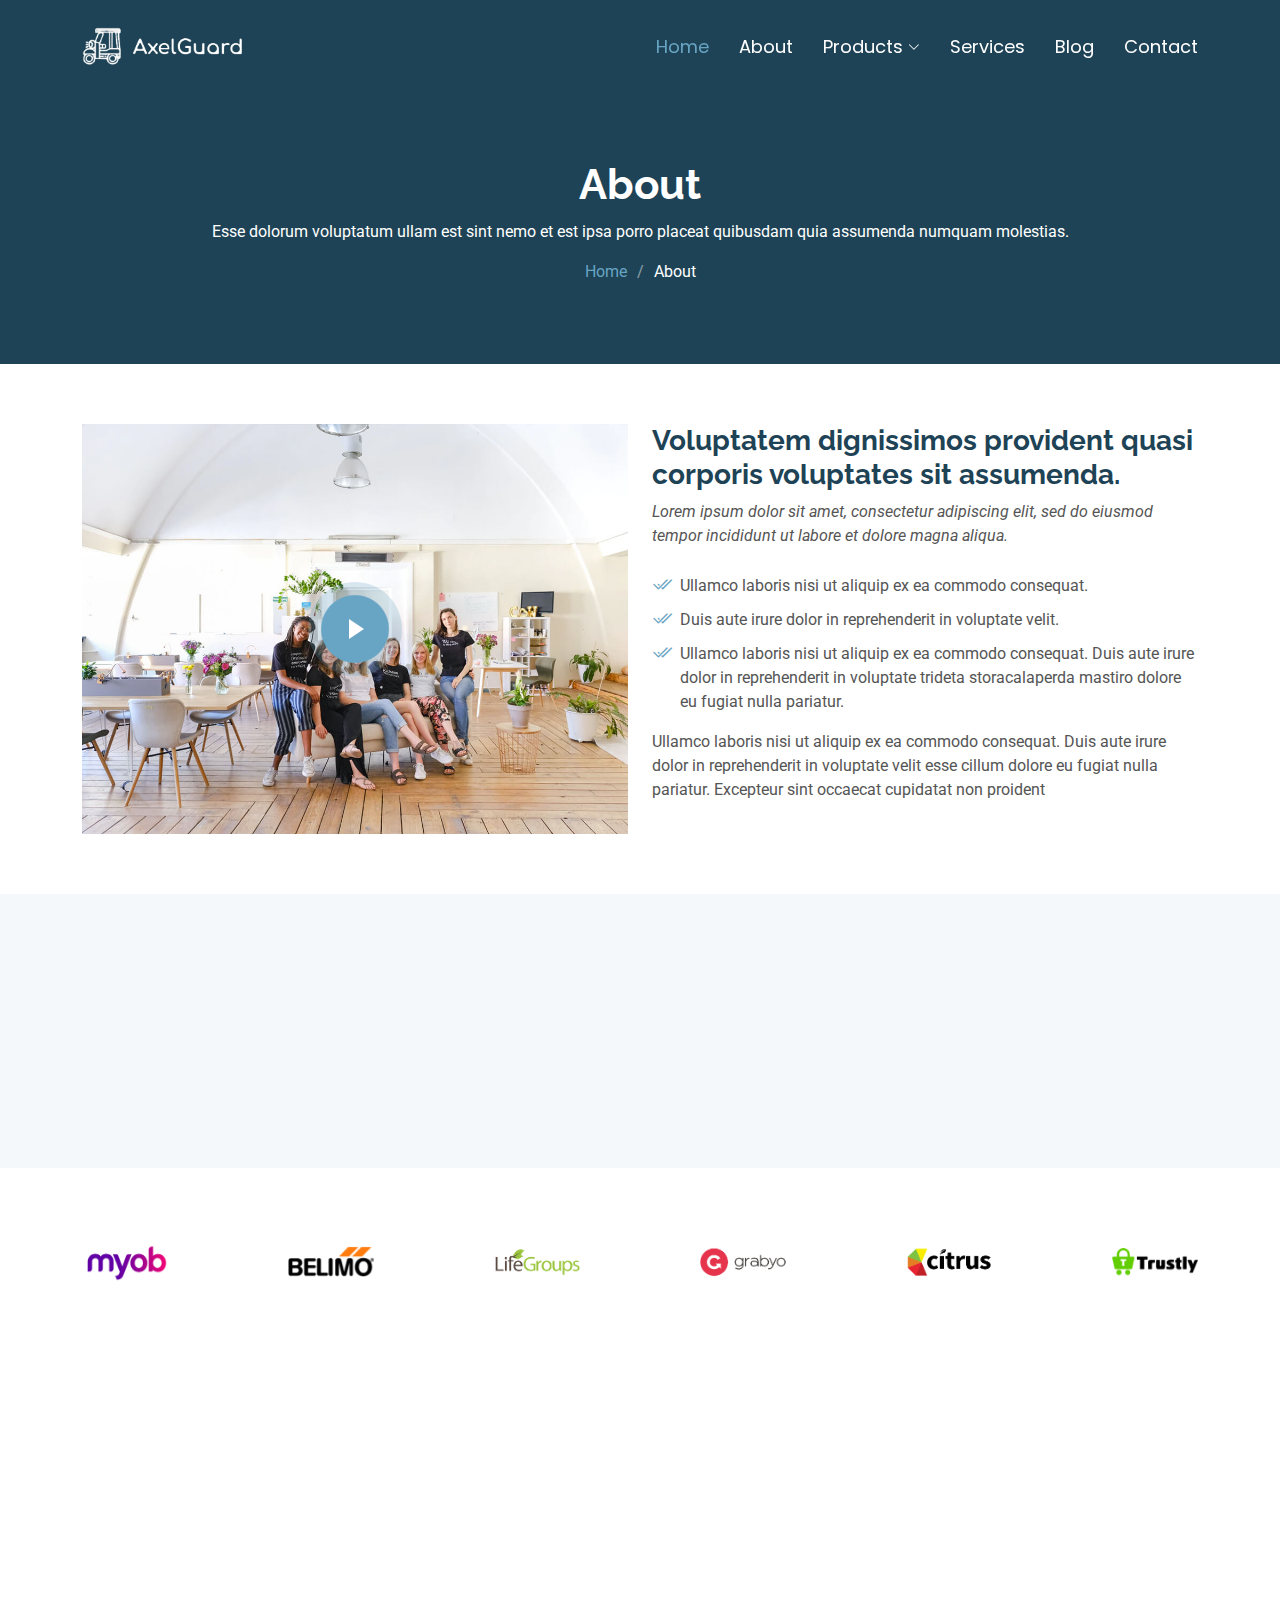
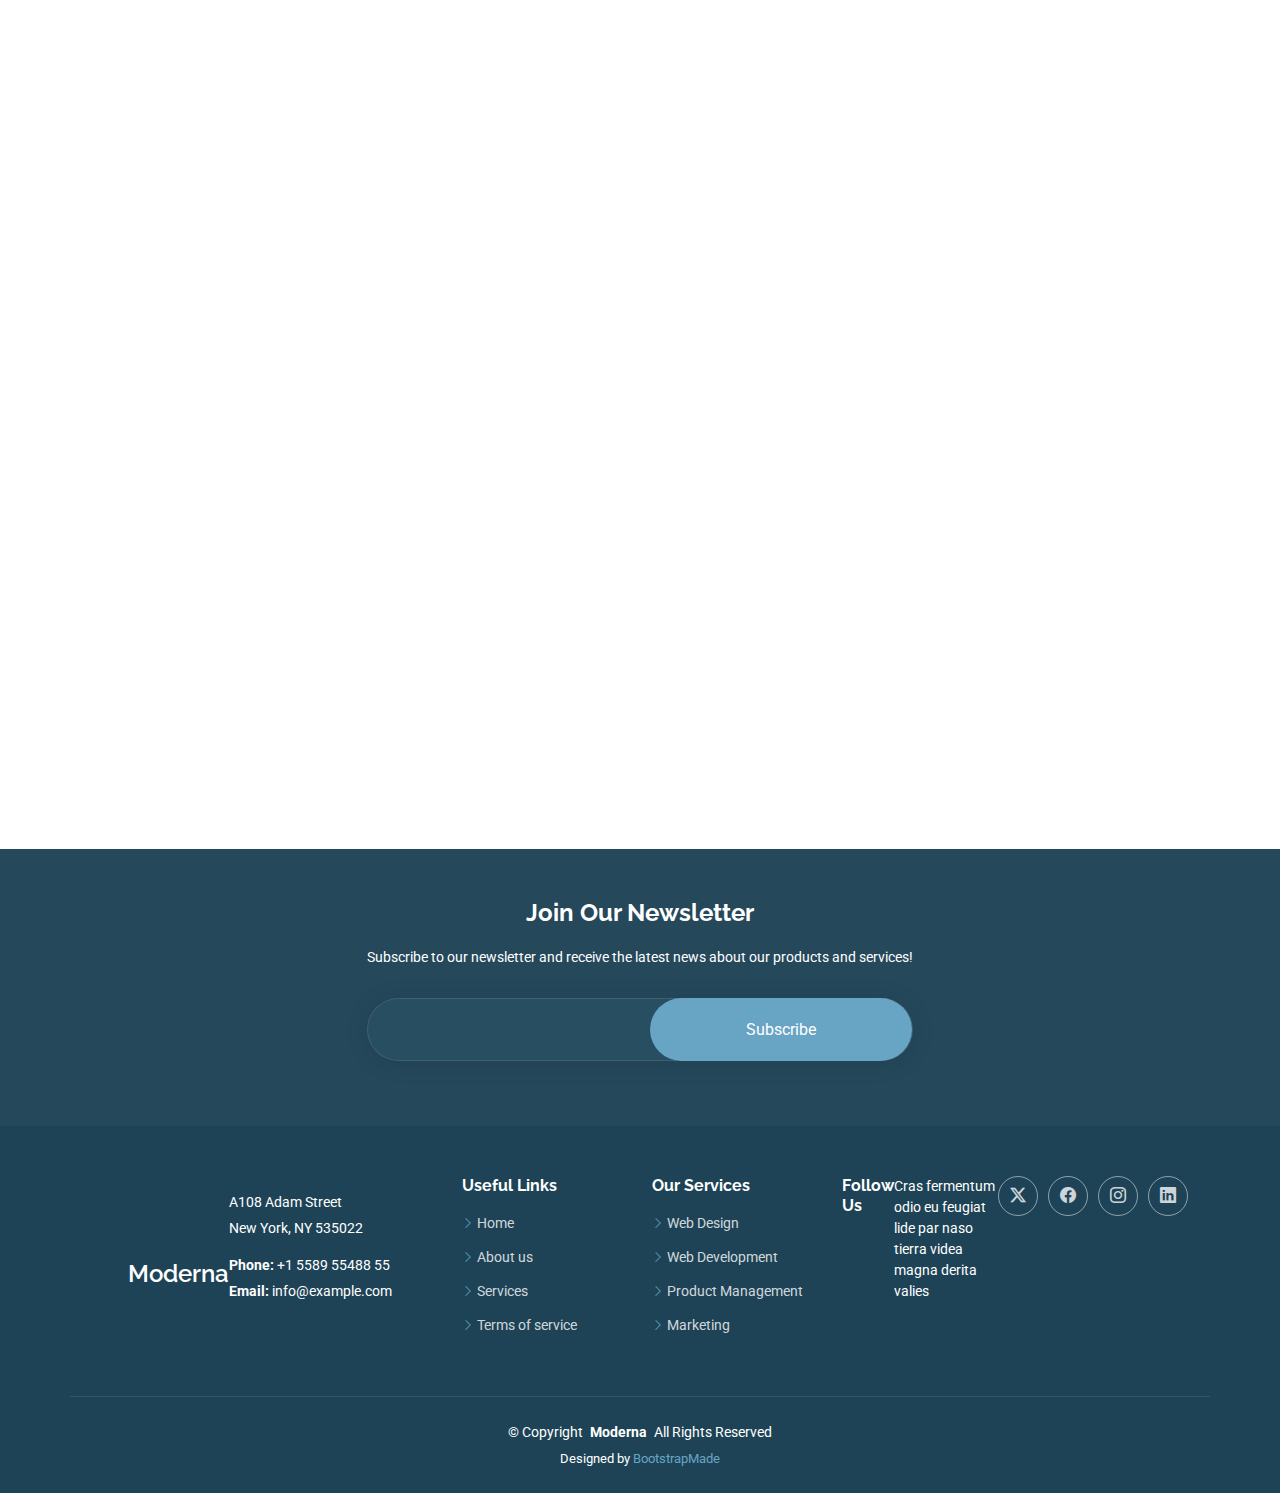
<file: about.html>
<!DOCTYPE html>
<html lang="en">

<head>
  <meta charset="utf-8">
  <meta content="width=device-width, initial-scale=1.0" name="viewport">
  <title>AxelGuard</title>
  <meta name="description" content="">
  <meta name="keywords" content="">

  <!-- Favicons -->
  <link href="assets/img/favicon.png" rel="icon">
  <link href="assets/img/apple-touch-icon.png" rel="apple-touch-icon">

  <!-- Fonts -->
  <link href="https://fonts.googleapis.com" rel="preconnect">
  <link href="https://fonts.gstatic.com" rel="preconnect" crossorigin>
  <link href="https://fonts.googleapis.com/css2?family=Roboto:ital,wght@0,100;0,300;0,400;0,500;0,700;0,900;1,100;1,300;1,400;1,500;1,700;1,900&family=Poppins:ital,wght@0,100;0,200;0,300;0,400;0,500;0,600;0,700;0,800;0,900;1,100;1,200;1,300;1,400;1,500;1,600;1,700;1,800;1,900&family=Raleway:ital,wght@0,100;0,200;0,300;0,400;0,500;0,600;0,700;0,800;0,900;1,100;1,200;1,300;1,400;1,500;1,600;1,700;1,800;1,900&display=swap" rel="stylesheet">

  <!-- Vendor CSS Files -->
  <link href="assets/vendor/bootstrap/css/bootstrap.min.css" rel="stylesheet">
  <link href="assets/vendor/bootstrap-icons/bootstrap-icons.css" rel="stylesheet">
  <link href="assets/vendor/aos/aos.css" rel="stylesheet">
  <link href="assets/vendor/glightbox/css/glightbox.min.css" rel="stylesheet">
  <link href="assets/vendor/swiper/swiper-bundle.min.css" rel="stylesheet">

  <!-- Main CSS File -->
  <link href="assets/css/main.css" rel="stylesheet">

  <!-- =======================================================
  * Template Name: Moderna
  * Template URL: https://bootstrapmade.com/free-bootstrap-template-corporate-moderna/
  * Updated: Aug 07 2024 with Bootstrap v5.3.3
  * Author: BootstrapMade.com
  * License: https://bootstrapmade.com/license/
  ======================================================== -->
</head>

<body class="about-page">

  <header id="header" class="header d-flex align-items-center fixed-top">
    <div class="container-fluid container-xl position-relative d-flex align-items-center justify-content-between">

      <a href="index.html" class="logo d-flex align-items-center">
        <!-- Uncomment the line below if you also wish to use an image logo -->
        <!-- <img src="assets/img/logo.png" alt=""> -->
        <img src="./assets/img/logo/logo.png" alt="" srcset="">
      </a>

      <nav id="navmenu" class="navmenu">
        <ul>
          <li><a href="index.html" class="active">Home</a></li>
          <li><a href="about.html">About</a></li>
          <li class="dropdown"><a href="product.html"><span>Products</span> <i class="bi bi-chevron-down toggle-dropdown"></i></a>
            <ul>
              <li class="dropdown"><a href="#"><span>Entry Level MDVR</span> <i class="bi bi-chevron-down toggle-dropdown"></i></a>
                <ul>
                   <li><a href="#">AxelGuard 8CH SD+HDD Vehicle Mobile DVR</a></li>
                   <li><a href="#">AxelGuard 4CH 1080 SD Monitor MDVR</a></li>
                   <li><a href="#">AxelGuard 2CH 1080 SD Monitor MDVR</a></li>
                   <li><a href="#">AxelGuard Bus Dashboard Camera with Screen and Parking Sensor</a></li>
                   <li><a href="#">AxelGuard MDVR 4g GPS 4CH 1080p</a></li>
                   <li><a href="#">AxelGuard 4CH SD card 1080p mobile vehicle DVR system</a></li>
                   <li><a href="#">AxelGuard 7inch HDMA Monitor for Vehicle</a></li>
                   <li><a href="#">AxelGuard Mobile Dvr with 4g and Gps 1080p</a></li>
                   <li><a href="#">AxelGuard 4CH 1080p H265 HDD Mobile vehicle DVR system</a></li>
                   <li><a href="#">AxelGuard 4CH HDD Mobile vehicle DVR system</a></li>
                   <li><a href="#">AxelGuard 4CH MDVR SD 1080p</a></li>
                   <li><a href="#">AxelGuard 7inch VGA Monitor for Vehicle</a></li>
                   <li><a href="#">AxelGuard 7inch AV Monitor car/vehicle</a></li>
                </ul>
              </li>
              <li class="dropdown"><a href="#"><span>ENHANCED VERSION MDVR</span> <i class="bi bi-chevron-down toggle-dropdown"></i></a>
                <ul>
                   <li><a href="#">AxelGuard 4G 5CH 1080p HDD/SSD (4CH + 1CH ipc) MDVR MR9704E</a></li>
                   <li><a href="#">AxelGuard 4G 10CH 1080p HDD/SSD (8CH + 2CH ipc) MDVR MR9708E</a></li>
                   <li><a href="#">AxelGuard 4G/5G (5G optional) 16CH 1080p HDD/SSD (15CH + 1CH ipc) MDVR MR9716E</a></li>
                   <li><a href="#">AxelGuard 4G 5CH 1080p SD(4CH + 1CH ipc) MDVR MR9504E/ED</a></li>
                </ul>
              </li>
              <li class="dropdown"><a href="#"><span>AI Version MDVR</span> <i class="bi bi-chevron-down toggle-dropdown"></i></a>
                <ul>
                  <li><a href="#">AxelGuard 4ch Vehicle Safety Mobile Dvr Set</a></li>
                  <li><a href="#">AxelGuard DFMS + ADAS + AI MDVR</a></li>
                  <li><a href="#">AxelGuard 4CH HD+ SD Commercial Vehicle AI MDVR System</a></li>
                  <li><a href="#">AxelGuard 4g, 4CH SD AI MDVR (MR9504ED)</a></li>
                  <li><a href="#">AxelGuard 4CH HDD Commercial Vehicle AI MDVR Vehicle System</a></li>
                  <li><a href="#">AxelGuard 8CH HDD AI MDVR (MA9708E)</a></li>
                  <li><a href="#">AxelGuard 4G 5CH 1080р SD (4ch + 1ch ipc) AI MDVR MA9504E/ED</a></li>
                  <li><a href="#">AxelGuard 4G 5CH 1080p HDD/SSD (4ch + 1ch ipc) AI MDVR MA9704E</a></li>
                  <li><a href="#">AxelGuard 4G 10CH 1080p HDD/SSD (8ch + 2ch ipc) Al MDVR MA9708E</a></li>
                  <li><a href="#">AxelGuard 4G/5G (5GOptional) 16CH 1080p HDD/SSD (15ch + 1ch ipc) AI MDVR MA9716E</a></li>
                  <li><a href="#">AxelGuard Alcohol Detection With AI MDVR ADAS + DSM</a></li>
                  <li><a href="#">AxelGuard Ignition Interlock Alcohol Tester With AI MDVR ADAS + DFMS</a></li>
                </ul>
              </li>
              <li class="dropdown"><a href="#"><span>DashCams</span> <i class="bi bi-chevron-down toggle-dropdown"></i></a>
                <ul>
                  <li><a href="#">AxelGuard Black Car Dash Cam/Dvr</a></li>
                  <li><a href="#">AxelGuard 4 Inch 3 Camera Touch Screen Dashcam</a></li>
                  <li><a href="#">AxelGuard 10 Inch 4g GPS DashCam 2 Channel</a></li>
                  <li><a href="#">AxelGuard 10inch Full Touch Dashboard Camera</a></li>
                  <li><a href="#">AxelGuard WiFi, hidden Camera DashCam Vehicle Camera System</a></li>
                  <li><a href="#">AxelGuard 2K DashCam 12 Inch Full Touch Vehicle Camera System</a></li>
                  <li><a href="#">AxelGuard S2 S6 Dash CAmera Mobile Vehicle System</a></li>
                  <li><a href="#">AxelGuard 10 Inch Android Dual Lens Car DashCam Mirror Camera 4G Vehicle Camera Systemwifi, GPS</a></li>
                  <li><a href="#">AxelGuard 4K DAshCam 12 Inch Full Touch Vehicle Camera System</a></li>
                  <li><a href="#">AxelGuard 4ch 720p AI DashCam MT95C</a></li>
                  <li><a href="#">AxelGuard 10 Inch SD card HD DAshCam Touch Screen</a></li>
                  <li><a href="#">AxelGuard 2 Channel 4 Inch 1080 DashCam</a></li>
                  <li><a href="#">AxelGuard Black Box DashCam</a></li>
                </ul>
              </li>
              <li class="dropdown"><a href="#"><span>Active RFID</span> <i class="bi bi-chevron-down toggle-dropdown"></i></a>
                <ul>
                  <li><a href="#">AxelGuard 2.4ghz Active Rfid Tag For Item Tracking</a></li>
                  <li><a href="#">AxelGuard UHF RFID Animal Ear Tracking Tag</a></li>
                  <li><a href="#">AxelGuard RFID 2.4G Active Assets Management Tag MR3848</a></li>
                  <li><a href="#">AxelGuard 2.4G Current Monitoring RFID Tag</a></li>
                  <li><a href="#">AxelGuard 2.4 GHZ RFID Active Tag Card with Battery</a></li>
                  <li><a href="#">AxelGuard 3G/4G/LTE 2.4G Ultra-Long Range Integrated Reader</a></li>
                  <li><a href="#">AxelGuard 3G/4G/LTE 2.4G-Hz Omni-Directional RFID Reader</a></li>
                  <li><a href="#">AxelGuard 3G/4G/LTE GSM Wireless 2.4Ghz Active RFID Long Distance Reader For Attendance System</a></li>
                  <li><a href="#">AxelGuard 3G/4G/LTE 2.4GHz Omni-Directional RFID Reader For Assets Management</a></li>
                  <li><a href="#">AxelGuard 3G/4G/LTE 2.4G-Hz GSM Positing Based Active Reader</a></li>
                  <li><a href="#">AxelGuard 2.4 GHZ Bus Active Reader with Sim Slot</a></li>
                </ul>
              </li>
              <li class="dropdown"><a href="#"><span>Gps Tracking Device </span> <i class="bi bi-chevron-down toggle-dropdown"></i></a>
                <ul>
                  <li><a href="#">Wireless Portable GPS Tracker</a></li>
                  <li><a href="#">AT4 Wireless GPS</a></li>
                  <li><a href="#">FMB920 Bluetooth Bike GPS Tracking Device</a></li>
                  <li><a href="#">Car GPS Tracking Device With Fastag</a></li>
                  <li><a href="#">Two Wheeler GPS Tracking Device</a></li>
                  <li><a href="#">Car GPS Tracking Device With Engine Lock</a></li>
                  <li><a href="#">Wired Bike GPS Tracker</a></li>
                  <li><a href="#">Auto Rickshaw GPS Tracker</a></li>
                </ul>
              </li>
              <li class="dropdown"><a href="#"><span>MDVR & Dashcam ACCESSORIES</span> <i class="bi bi-chevron-down toggle-dropdown"></i></a>
                <ul>
                  <li><a href="#">AxelGuard MDVR Bullet Camers</a></li>
                   <li><a href="#">AxelGuard 1080p 2MP Vehicle Dome Camera</a></li>
                   <li><a href="#">Dome Audio Camera</a></li>
                   <li><a href="#">Alcohol Breath Tester</a></li>
                   <li><a href="#">Maintenance Tool Kit</a></li>
                   <li><a href="#">2 way communication for MDVR</a></li>
                   <li><a href="#">Vehicle fuel Rod Sensor with GPS Device</a></li>
                   <li><a href="#">Vehicle Fuel Monitoring System</a></li>
                   <li><a href="#">Panic Button Alarm</a></li>
                </ul>
              </li>
            </ul>
          </li>
          <li><a href="services.html">Services</a></li>          
          <li><a href="blog.html">Blog</a></li>
          <li><a href="contact.html">Contact</a></li>
        </ul>
        <i class="mobile-nav-toggle d-xl-none bi bi-list"></i>
      </nav>

    </div>
  </header>

  <main class="main">

    <!-- Page Title -->
    <div class="page-title dark-background">
      <div class="container position-relative">
        <h1>About</h1>
        <p>Esse dolorum voluptatum ullam est sint nemo et est ipsa porro placeat quibusdam quia assumenda numquam molestias.</p>
        <nav class="breadcrumbs">
          <ol>
            <li><a href="index.html">Home</a></li>
            <li class="current">About</li>
          </ol>
        </nav>
      </div>
    </div><!-- End Page Title -->

    <!-- About Section -->
    <section id="about" class="about section">

      <div class="container">

        <div class="row gy-4">
          <div class="col-lg-6 position-relative align-self-start" data-aos="fade-up" data-aos-delay="100">
            <img src="assets/img/about.jpg" class="img-fluid" alt="">
            <a href="https://www.youtube.com/watch?v=Y7f98aduVJ8" class="glightbox pulsating-play-btn"></a>
          </div>
          <div class="col-lg-6 content" data-aos="fade-up" data-aos-delay="200">
            <h3>Voluptatem dignissimos provident quasi corporis voluptates sit assumenda.</h3>
            <p class="fst-italic">
              Lorem ipsum dolor sit amet, consectetur adipiscing elit, sed do eiusmod tempor incididunt ut labore et dolore
              magna aliqua.
            </p>
            <ul>
              <li><i class="bi bi-check2-all"></i> <span>Ullamco laboris nisi ut aliquip ex ea commodo consequat.</span></li>
              <li><i class="bi bi-check2-all"></i> <span>Duis aute irure dolor in reprehenderit in voluptate velit.</span></li>
              <li><i class="bi bi-check2-all"></i> <span>Ullamco laboris nisi ut aliquip ex ea commodo consequat. Duis aute irure dolor in reprehenderit in voluptate trideta storacalaperda mastiro dolore eu fugiat nulla pariatur.</span></li>
            </ul>
            <p>
              Ullamco laboris nisi ut aliquip ex ea commodo consequat. Duis aute irure dolor in reprehenderit in voluptate
              velit esse cillum dolore eu fugiat nulla pariatur. Excepteur sint occaecat cupidatat non proident
            </p>
          </div>
        </div>

      </div>

    </section><!-- /About Section -->

    <!-- Stats Section -->
    <section id="stats" class="stats section light-background">

      <div class="container" data-aos="fade-up" data-aos-delay="100">

        <div class="row gy-4">

          <div class="col-lg-3 col-md-6">
            <div class="stats-item text-center w-100 h-100">
              <span data-purecounter-start="0" data-purecounter-end="232" data-purecounter-duration="1" class="purecounter"></span>
              <p>Clients</p>
            </div>
          </div><!-- End Stats Item -->

          <div class="col-lg-3 col-md-6">
            <div class="stats-item text-center w-100 h-100">
              <span data-purecounter-start="0" data-purecounter-end="521" data-purecounter-duration="1" class="purecounter"></span>
              <p>Projects</p>
            </div>
          </div><!-- End Stats Item -->

          <div class="col-lg-3 col-md-6">
            <div class="stats-item text-center w-100 h-100">
              <span data-purecounter-start="0" data-purecounter-end="1453" data-purecounter-duration="1" class="purecounter"></span>
              <p>Hours Of Support</p>
            </div>
          </div><!-- End Stats Item -->

          <div class="col-lg-3 col-md-6">
            <div class="stats-item text-center w-100 h-100">
              <span data-purecounter-start="0" data-purecounter-end="32" data-purecounter-duration="1" class="purecounter"></span>
              <p>Workers</p>
            </div>
          </div><!-- End Stats Item -->

        </div>

      </div>

    </section><!-- /Stats Section -->

    <!-- Clients Section -->
    <section id="clients" class="clients section">

      <div class="container">

        <div class="swiper init-swiper">
          <script type="application/json" class="swiper-config">
            {
              "loop": true,
              "speed": 600,
              "autoplay": {
                "delay": 5000
              },
              "slidesPerView": "auto",
              "pagination": {
                "el": ".swiper-pagination",
                "type": "bullets",
                "clickable": true
              },
              "breakpoints": {
                "320": {
                  "slidesPerView": 2,
                  "spaceBetween": 40
                },
                "480": {
                  "slidesPerView": 3,
                  "spaceBetween": 60
                },
                "640": {
                  "slidesPerView": 4,
                  "spaceBetween": 80
                },
                "992": {
                  "slidesPerView": 6,
                  "spaceBetween": 120
                }
              }
            }
          </script>
          <div class="swiper-wrapper align-items-center">
            <div class="swiper-slide"><img src="assets/img/clients/client-1.png" class="img-fluid" alt=""></div>
            <div class="swiper-slide"><img src="assets/img/clients/client-2.png" class="img-fluid" alt=""></div>
            <div class="swiper-slide"><img src="assets/img/clients/client-3.png" class="img-fluid" alt=""></div>
            <div class="swiper-slide"><img src="assets/img/clients/client-4.png" class="img-fluid" alt=""></div>
            <div class="swiper-slide"><img src="assets/img/clients/client-5.png" class="img-fluid" alt=""></div>
            <div class="swiper-slide"><img src="assets/img/clients/client-6.png" class="img-fluid" alt=""></div>
            <div class="swiper-slide"><img src="assets/img/clients/client-7.png" class="img-fluid" alt=""></div>
            <div class="swiper-slide"><img src="assets/img/clients/client-8.png" class="img-fluid" alt=""></div>
          </div>
        </div>

      </div>

    </section><!-- /Clients Section -->

    <!-- Skills Section -->
    <section id="skills" class="skills section">

      <!-- Section Title -->
      <div class="container section-title" data-aos="fade-up">
        <h2>Our Skills</h2>
        <p>Necessitatibus eius consequatur ex aliquid fuga eum quidem sint consectetur velit</p>
      </div><!-- End Section Title -->

      <div class="container" data-aos="fade-up" data-aos-delay="100">

        <div class="row skills-content skills-animation">

          <div class="col-lg-6">

            <div class="progress">
              <span class="skill"><span>HTML</span> <i class="val">100%</i></span>
              <div class="progress-bar-wrap">
                <div class="progress-bar" role="progressbar" aria-valuenow="100" aria-valuemin="0" aria-valuemax="100"></div>
              </div>
            </div><!-- End Skills Item -->

            <div class="progress">
              <span class="skill"><span>CSS</span> <i class="val">90%</i></span>
              <div class="progress-bar-wrap">
                <div class="progress-bar" role="progressbar" aria-valuenow="90" aria-valuemin="0" aria-valuemax="100"></div>
              </div>
            </div><!-- End Skills Item -->

            <div class="progress">
              <span class="skill"><span>JavaScript</span> <i class="val">75%</i></span>
              <div class="progress-bar-wrap">
                <div class="progress-bar" role="progressbar" aria-valuenow="75" aria-valuemin="0" aria-valuemax="100"></div>
              </div>
            </div><!-- End Skills Item -->

          </div>

          <div class="col-lg-6">

            <div class="progress">
              <span class="skill"><span>PHP</span> <i class="val">80%</i></span>
              <div class="progress-bar-wrap">
                <div class="progress-bar" role="progressbar" aria-valuenow="80" aria-valuemin="0" aria-valuemax="100"></div>
              </div>
            </div><!-- End Skills Item -->

            <div class="progress">
              <span class="skill"><span>WordPress/CMS</span> <i class="val">90%</i></span>
              <div class="progress-bar-wrap">
                <div class="progress-bar" role="progressbar" aria-valuenow="90" aria-valuemin="0" aria-valuemax="100"></div>
              </div>
            </div><!-- End Skills Item -->

            <div class="progress">
              <span class="skill"><span>Photoshop</span> <i class="val">55%</i></span>
              <div class="progress-bar-wrap">
                <div class="progress-bar" role="progressbar" aria-valuenow="55" aria-valuemin="0" aria-valuemax="100"></div>
              </div>
            </div><!-- End Skills Item -->

          </div>

        </div>

      </div>

    </section><!-- /Skills Section -->

    <!-- Testimonials Section -->
    <section id="testimonials" class="testimonials section">

      <!-- Section Title -->
      <div class="container section-title" data-aos="fade-up">
        <h2>Testimonials</h2>
        <p>Necessitatibus eius consequatur ex aliquid fuga eum quidem sint consectetur velit</p>
      </div><!-- End Section Title -->

      <div class="container" data-aos="fade-up" data-aos-delay="100">

        <div class="swiper init-swiper">
          <script type="application/json" class="swiper-config">
            {
              "loop": true,
              "speed": 600,
              "autoplay": {
                "delay": 5000
              },
              "slidesPerView": "auto",
              "pagination": {
                "el": ".swiper-pagination",
                "type": "bullets",
                "clickable": true
              }
            }
          </script>
          <div class="swiper-wrapper">

            <div class="swiper-slide">
              <div class="testimonial-item">
                <img src="assets/img/testimonials/testimonials-1.jpg" class="testimonial-img" alt="">
                <h3>Saul Goodman</h3>
                <h4>Ceo &amp; Founder</h4>
                <div class="stars">
                  <i class="bi bi-star-fill"></i><i class="bi bi-star-fill"></i><i class="bi bi-star-fill"></i><i class="bi bi-star-fill"></i><i class="bi bi-star-fill"></i>
                </div>
                <p>
                  <i class="bi bi-quote quote-icon-left"></i>
                  <span>Proin iaculis purus consequat sem cure digni ssim donec porttitora entum suscipit rhoncus. Accusantium quam, ultricies eget id, aliquam eget nibh et. Maecen aliquam, risus at semper.</span>
                  <i class="bi bi-quote quote-icon-right"></i>
                </p>
              </div>
            </div><!-- End testimonial item -->

            <div class="swiper-slide">
              <div class="testimonial-item">
                <img src="assets/img/testimonials/testimonials-2.jpg" class="testimonial-img" alt="">
                <h3>Sara Wilsson</h3>
                <h4>Designer</h4>
                <div class="stars">
                  <i class="bi bi-star-fill"></i><i class="bi bi-star-fill"></i><i class="bi bi-star-fill"></i><i class="bi bi-star-fill"></i><i class="bi bi-star-fill"></i>
                </div>
                <p>
                  <i class="bi bi-quote quote-icon-left"></i>
                  <span>Export tempor illum tamen malis malis eram quae irure esse labore quem cillum quid cillum eram malis quorum velit fore eram velit sunt aliqua noster fugiat irure amet legam anim culpa.</span>
                  <i class="bi bi-quote quote-icon-right"></i>
                </p>
              </div>
            </div><!-- End testimonial item -->

            <div class="swiper-slide">
              <div class="testimonial-item">
                <img src="assets/img/testimonials/testimonials-3.jpg" class="testimonial-img" alt="">
                <h3>Jena Karlis</h3>
                <h4>Store Owner</h4>
                <div class="stars">
                  <i class="bi bi-star-fill"></i><i class="bi bi-star-fill"></i><i class="bi bi-star-fill"></i><i class="bi bi-star-fill"></i><i class="bi bi-star-fill"></i>
                </div>
                <p>
                  <i class="bi bi-quote quote-icon-left"></i>
                  <span>Enim nisi quem export duis labore cillum quae magna enim sint quorum nulla quem veniam duis minim tempor labore quem eram duis noster aute amet eram fore quis sint minim.</span>
                  <i class="bi bi-quote quote-icon-right"></i>
                </p>
              </div>
            </div><!-- End testimonial item -->

            <div class="swiper-slide">
              <div class="testimonial-item">
                <img src="assets/img/testimonials/testimonials-4.jpg" class="testimonial-img" alt="">
                <h3>Matt Brandon</h3>
                <h4>Freelancer</h4>
                <div class="stars">
                  <i class="bi bi-star-fill"></i><i class="bi bi-star-fill"></i><i class="bi bi-star-fill"></i><i class="bi bi-star-fill"></i><i class="bi bi-star-fill"></i>
                </div>
                <p>
                  <i class="bi bi-quote quote-icon-left"></i>
                  <span>Fugiat enim eram quae cillum dolore dolor amet nulla culpa multos export minim fugiat minim velit minim dolor enim duis veniam ipsum anim magna sunt elit fore quem dolore labore illum veniam.</span>
                  <i class="bi bi-quote quote-icon-right"></i>
                </p>
              </div>
            </div><!-- End testimonial item -->

            <div class="swiper-slide">
              <div class="testimonial-item">
                <img src="assets/img/testimonials/testimonials-5.jpg" class="testimonial-img" alt="">
                <h3>John Larson</h3>
                <h4>Entrepreneur</h4>
                <div class="stars">
                  <i class="bi bi-star-fill"></i><i class="bi bi-star-fill"></i><i class="bi bi-star-fill"></i><i class="bi bi-star-fill"></i><i class="bi bi-star-fill"></i>
                </div>
                <p>
                  <i class="bi bi-quote quote-icon-left"></i>
                  <span>Quis quorum aliqua sint quem legam fore sunt eram irure aliqua veniam tempor noster veniam enim culpa labore duis sunt culpa nulla illum cillum fugiat legam esse veniam culpa fore nisi cillum quid.</span>
                  <i class="bi bi-quote quote-icon-right"></i>
                </p>
              </div>
            </div><!-- End testimonial item -->

          </div>
          <div class="swiper-pagination"></div>
        </div>

      </div>

    </section><!-- /Testimonials Section -->

  </main>

  <footer id="footer" class="footer dark-background">

    <div class="footer-newsletter">
      <div class="container">
        <div class="row justify-content-center text-center">
          <div class="col-lg-6">
            <h4>Join Our Newsletter</h4>
            <p>Subscribe to our newsletter and receive the latest news about our products and services!</p>
            <form action="forms/newsletter.php" method="post" class="php-email-form">
              <div class="newsletter-form"><input type="email" name="email"><input type="submit" value="Subscribe"></div>
              <div class="loading">Loading</div>
              <div class="error-message"></div>
              <div class="sent-message">Your subscription request has been sent. Thank you!</div>
            </form>
          </div>
        </div>
      </div>
    </div>

    <div class="container footer-top">
      <div class="row gy-4">
        <div class="col-lg-4 col-md-6 footer-about">
          <a href="index.html" class="d-flex align-items-center">
            <span class="sitename">Moderna</span>
          </a>
          <div class="footer-contact pt-3">
            <p>A108 Adam Street</p>
            <p>New York, NY 535022</p>
            <p class="mt-3"><strong>Phone:</strong> <span>+1 5589 55488 55</span></p>
            <p><strong>Email:</strong> <span>info@example.com</span></p>
          </div>
        </div>

        <div class="col-lg-2 col-md-3 footer-links">
          <h4>Useful Links</h4>
          <ul>
            <li><i class="bi bi-chevron-right"></i> <a href="#">Home</a></li>
            <li><i class="bi bi-chevron-right"></i> <a href="#">About us</a></li>
            <li><i class="bi bi-chevron-right"></i> <a href="#">Services</a></li>
            <li><i class="bi bi-chevron-right"></i> <a href="#">Terms of service</a></li>
          </ul>
        </div>

        <div class="col-lg-2 col-md-3 footer-links">
          <h4>Our Services</h4>
          <ul>
            <li><i class="bi bi-chevron-right"></i> <a href="#">Web Design</a></li>
            <li><i class="bi bi-chevron-right"></i> <a href="#">Web Development</a></li>
            <li><i class="bi bi-chevron-right"></i> <a href="#">Product Management</a></li>
            <li><i class="bi bi-chevron-right"></i> <a href="#">Marketing</a></li>
          </ul>
        </div>

        <div class="col-lg-4 col-md-12">
          <h4>Follow Us</h4>
          <p>Cras fermentum odio eu feugiat lide par naso tierra videa magna derita valies</p>
          <div class="social-links d-flex">
            <a href=""><i class="bi bi-twitter-x"></i></a>
            <a href=""><i class="bi bi-facebook"></i></a>
            <a href=""><i class="bi bi-instagram"></i></a>
            <a href=""><i class="bi bi-linkedin"></i></a>
          </div>
        </div>

      </div>
    </div>

    <div class="container copyright text-center mt-4">
      <p>© <span>Copyright</span> <strong class="px-1 sitename">Moderna</strong> <span>All Rights Reserved</span></p>
      <div class="credits">
        <!-- All the links in the footer should remain intact. -->
        <!-- You can delete the links only if you've purchased the pro version. -->
        <!-- Licensing information: https://bootstrapmade.com/license/ -->
        <!-- Purchase the pro version with working PHP/AJAX contact form: [buy-url] -->
        Designed by <a href="https://bootstrapmade.com/">BootstrapMade</a>
      </div>
    </div>

  </footer>

  <!-- Scroll Top -->
  <a href="#" id="scroll-top" class="scroll-top d-flex align-items-center justify-content-center"><i class="bi bi-arrow-up-short"></i></a>

  <!-- Preloader -->
  <div id="preloader"></div>

  <!-- Vendor JS Files -->
  <script src="assets/vendor/bootstrap/js/bootstrap.bundle.min.js"></script>
  <script src="assets/vendor/php-email-form/validate.js"></script>
  <script src="assets/vendor/aos/aos.js"></script>
  <script src="assets/vendor/glightbox/js/glightbox.min.js"></script>
  <script src="assets/vendor/purecounter/purecounter_vanilla.js"></script>
  <script src="assets/vendor/swiper/swiper-bundle.min.js"></script>
  <script src="assets/vendor/waypoints/noframework.waypoints.js"></script>
  <script src="assets/vendor/imagesloaded/imagesloaded.pkgd.min.js"></script>
  <script src="assets/vendor/isotope-layout/isotope.pkgd.min.js"></script>

  <!-- Main JS File -->
  <script src="assets/js/main.js"></script>

</body>

</html>
</file>
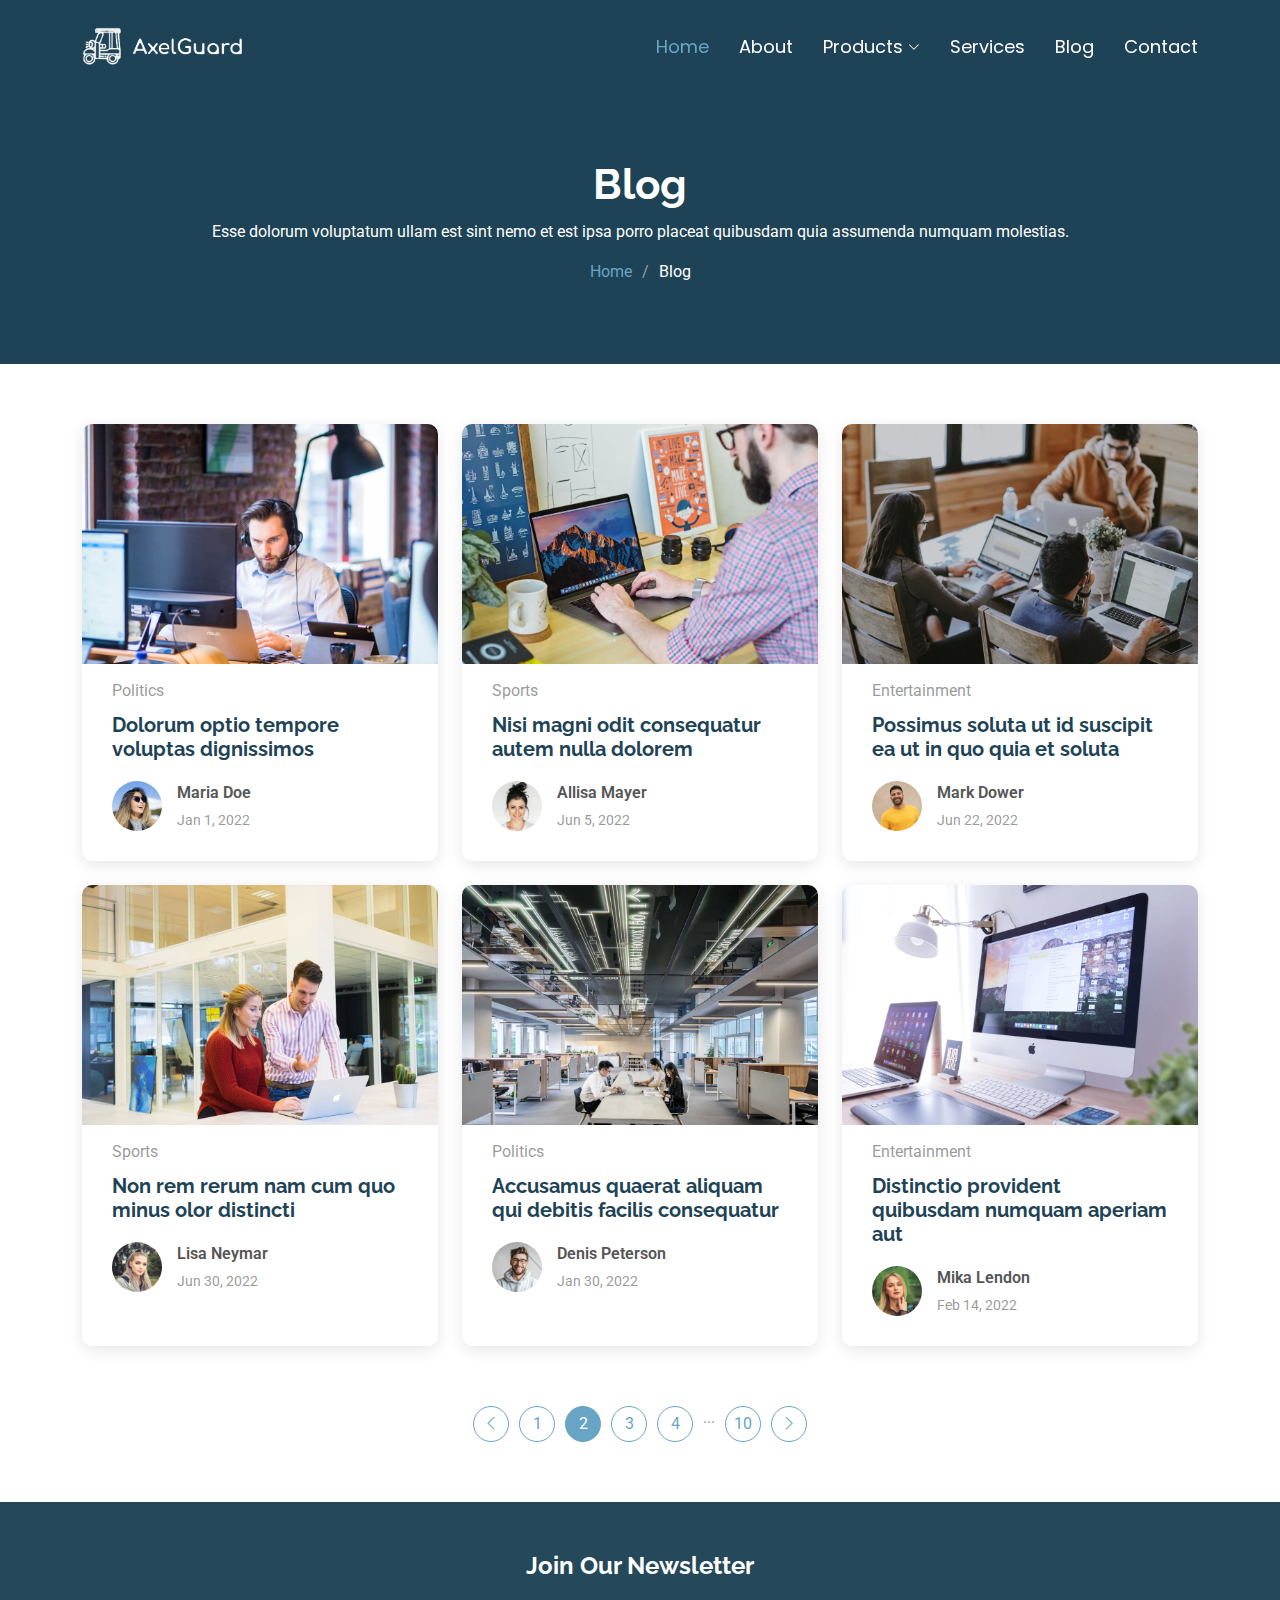
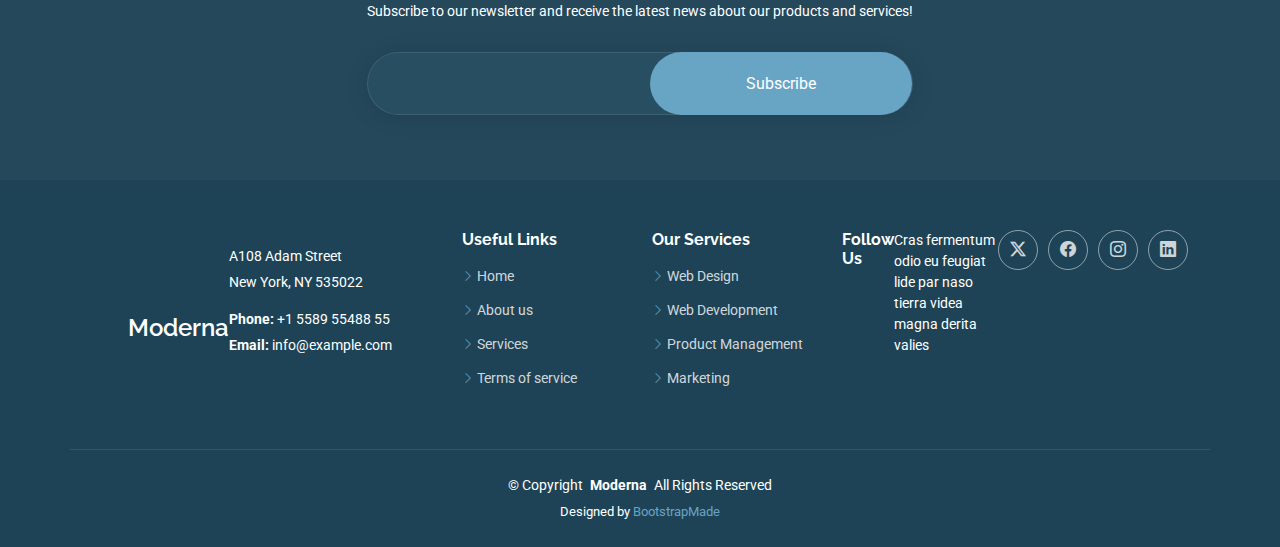
<file: blog.html>
<!DOCTYPE html>
<html lang="en">

<head>
  <meta charset="utf-8">
  <meta content="width=device-width, initial-scale=1.0" name="viewport">
  <title>Blog - Moderna Bootstrap Template</title>
  <meta name="description" content="">
  <meta name="keywords" content="">

  <!-- Favicons -->
  <link href="assets/img/favicon.png" rel="icon">
  <link href="assets/img/apple-touch-icon.png" rel="apple-touch-icon">

  <!-- Fonts -->
  <link href="https://fonts.googleapis.com" rel="preconnect">
  <link href="https://fonts.gstatic.com" rel="preconnect" crossorigin>
  <link href="https://fonts.googleapis.com/css2?family=Roboto:ital,wght@0,100;0,300;0,400;0,500;0,700;0,900;1,100;1,300;1,400;1,500;1,700;1,900&family=Poppins:ital,wght@0,100;0,200;0,300;0,400;0,500;0,600;0,700;0,800;0,900;1,100;1,200;1,300;1,400;1,500;1,600;1,700;1,800;1,900&family=Raleway:ital,wght@0,100;0,200;0,300;0,400;0,500;0,600;0,700;0,800;0,900;1,100;1,200;1,300;1,400;1,500;1,600;1,700;1,800;1,900&display=swap" rel="stylesheet">

  <!-- Vendor CSS Files -->
  <link href="assets/vendor/bootstrap/css/bootstrap.min.css" rel="stylesheet">
  <link href="assets/vendor/bootstrap-icons/bootstrap-icons.css" rel="stylesheet">
  <link href="assets/vendor/aos/aos.css" rel="stylesheet">
  <link href="assets/vendor/glightbox/css/glightbox.min.css" rel="stylesheet">
  <link href="assets/vendor/swiper/swiper-bundle.min.css" rel="stylesheet">

  <!-- Main CSS File -->
  <link href="assets/css/main.css" rel="stylesheet">

  <!-- =======================================================
  * Template Name: Moderna
  * Template URL: https://bootstrapmade.com/free-bootstrap-template-corporate-moderna/
  * Updated: Aug 07 2024 with Bootstrap v5.3.3
  * Author: BootstrapMade.com
  * License: https://bootstrapmade.com/license/
  ======================================================== -->
</head>

<body class="blog-page">

  <header id="header" class="header d-flex align-items-center fixed-top">
    <div class="container-fluid container-xl position-relative d-flex align-items-center justify-content-between">

      <a href="index.html" class="logo d-flex align-items-center">
        <!-- Uncomment the line below if you also wish to use an image logo -->
        <!-- <img src="assets/img/logo.png" alt=""> -->
        <img src="./assets/img/logo/logo.png" alt="" srcset="">
      </a>

      <nav id="navmenu" class="navmenu">
        <ul>
          <li><a href="index.html" class="active">Home</a></li>
          <li><a href="about.html">About</a></li>
          <li class="dropdown"><a href="product.html"><span>Products</span> <i class="bi bi-chevron-down toggle-dropdown"></i></a>
            <ul>
              <li class="dropdown"><a href="#"><span>Entry Level MDVR</span> <i class="bi bi-chevron-down toggle-dropdown"></i></a>
                <ul>
                   <li><a href="#">AxelGuard 8CH SD+HDD Vehicle Mobile DVR</a></li>
                   <li><a href="#">AxelGuard 4CH 1080 SD Monitor MDVR</a></li>
                   <li><a href="#">AxelGuard 2CH 1080 SD Monitor MDVR</a></li>
                   <li><a href="#">AxelGuard Bus Dashboard Camera with Screen and Parking Sensor</a></li>
                   <li><a href="#">AxelGuard MDVR 4g GPS 4CH 1080p</a></li>
                   <li><a href="#">AxelGuard 4CH SD card 1080p mobile vehicle DVR system</a></li>
                   <li><a href="#">AxelGuard 7inch HDMA Monitor for Vehicle</a></li>
                   <li><a href="#">AxelGuard Mobile Dvr with 4g and Gps 1080p</a></li>
                   <li><a href="#">AxelGuard 4CH 1080p H265 HDD Mobile vehicle DVR system</a></li>
                   <li><a href="#">AxelGuard 4CH HDD Mobile vehicle DVR system</a></li>
                   <li><a href="#">AxelGuard 4CH MDVR SD 1080p</a></li>
                   <li><a href="#">AxelGuard 7inch VGA Monitor for Vehicle</a></li>
                   <li><a href="#">AxelGuard 7inch AV Monitor car/vehicle</a></li>
                </ul>
              </li>
              <li class="dropdown"><a href="#"><span>ENHANCED VERSION MDVR</span> <i class="bi bi-chevron-down toggle-dropdown"></i></a>
                <ul>
                   <li><a href="#">AxelGuard 4G 5CH 1080p HDD/SSD (4CH + 1CH ipc) MDVR MR9704E</a></li>
                   <li><a href="#">AxelGuard 4G 10CH 1080p HDD/SSD (8CH + 2CH ipc) MDVR MR9708E</a></li>
                   <li><a href="#">AxelGuard 4G/5G (5G optional) 16CH 1080p HDD/SSD (15CH + 1CH ipc) MDVR MR9716E</a></li>
                   <li><a href="#">AxelGuard 4G 5CH 1080p SD(4CH + 1CH ipc) MDVR MR9504E/ED</a></li>
                </ul>
              </li>
              <li class="dropdown"><a href="#"><span>AI Version MDVR</span> <i class="bi bi-chevron-down toggle-dropdown"></i></a>
                <ul>
                  <li><a href="#">AxelGuard 4ch Vehicle Safety Mobile Dvr Set</a></li>
                  <li><a href="#">AxelGuard DFMS + ADAS + AI MDVR</a></li>
                  <li><a href="#">AxelGuard 4CH HD+ SD Commercial Vehicle AI MDVR System</a></li>
                  <li><a href="#">AxelGuard 4g, 4CH SD AI MDVR (MR9504ED)</a></li>
                  <li><a href="#">AxelGuard 4CH HDD Commercial Vehicle AI MDVR Vehicle System</a></li>
                  <li><a href="#">AxelGuard 8CH HDD AI MDVR (MA9708E)</a></li>
                  <li><a href="#">AxelGuard 4G 5CH 1080р SD (4ch + 1ch ipc) AI MDVR MA9504E/ED</a></li>
                  <li><a href="#">AxelGuard 4G 5CH 1080p HDD/SSD (4ch + 1ch ipc) AI MDVR MA9704E</a></li>
                  <li><a href="#">AxelGuard 4G 10CH 1080p HDD/SSD (8ch + 2ch ipc) Al MDVR MA9708E</a></li>
                  <li><a href="#">AxelGuard 4G/5G (5GOptional) 16CH 1080p HDD/SSD (15ch + 1ch ipc) AI MDVR MA9716E</a></li>
                  <li><a href="#">AxelGuard Alcohol Detection With AI MDVR ADAS + DSM</a></li>
                  <li><a href="#">AxelGuard Ignition Interlock Alcohol Tester With AI MDVR ADAS + DFMS</a></li>
                </ul>
              </li>
              <li class="dropdown"><a href="#"><span>DashCams</span> <i class="bi bi-chevron-down toggle-dropdown"></i></a>
                <ul>
                  <li><a href="#">AxelGuard Black Car Dash Cam/Dvr</a></li>
                  <li><a href="#">AxelGuard 4 Inch 3 Camera Touch Screen Dashcam</a></li>
                  <li><a href="#">AxelGuard 10 Inch 4g GPS DashCam 2 Channel</a></li>
                  <li><a href="#">AxelGuard 10inch Full Touch Dashboard Camera</a></li>
                  <li><a href="#">AxelGuard WiFi, hidden Camera DashCam Vehicle Camera System</a></li>
                  <li><a href="#">AxelGuard 2K DashCam 12 Inch Full Touch Vehicle Camera System</a></li>
                  <li><a href="#">AxelGuard S2 S6 Dash CAmera Mobile Vehicle System</a></li>
                  <li><a href="#">AxelGuard 10 Inch Android Dual Lens Car DashCam Mirror Camera 4G Vehicle Camera Systemwifi, GPS</a></li>
                  <li><a href="#">AxelGuard 4K DAshCam 12 Inch Full Touch Vehicle Camera System</a></li>
                  <li><a href="#">AxelGuard 4ch 720p AI DashCam MT95C</a></li>
                  <li><a href="#">AxelGuard 10 Inch SD card HD DAshCam Touch Screen</a></li>
                  <li><a href="#">AxelGuard 2 Channel 4 Inch 1080 DashCam</a></li>
                  <li><a href="#">AxelGuard Black Box DashCam</a></li>
                </ul>
              </li>
              <li class="dropdown"><a href="#"><span>Active RFID</span> <i class="bi bi-chevron-down toggle-dropdown"></i></a>
                <ul>
                  <li><a href="#">AxelGuard 2.4ghz Active Rfid Tag For Item Tracking</a></li>
                  <li><a href="#">AxelGuard UHF RFID Animal Ear Tracking Tag</a></li>
                  <li><a href="#">AxelGuard RFID 2.4G Active Assets Management Tag MR3848</a></li>
                  <li><a href="#">AxelGuard 2.4G Current Monitoring RFID Tag</a></li>
                  <li><a href="#">AxelGuard 2.4 GHZ RFID Active Tag Card with Battery</a></li>
                  <li><a href="#">AxelGuard 3G/4G/LTE 2.4G Ultra-Long Range Integrated Reader</a></li>
                  <li><a href="#">AxelGuard 3G/4G/LTE 2.4G-Hz Omni-Directional RFID Reader</a></li>
                  <li><a href="#">AxelGuard 3G/4G/LTE GSM Wireless 2.4Ghz Active RFID Long Distance Reader For Attendance System</a></li>
                  <li><a href="#">AxelGuard 3G/4G/LTE 2.4GHz Omni-Directional RFID Reader For Assets Management</a></li>
                  <li><a href="#">AxelGuard 3G/4G/LTE 2.4G-Hz GSM Positing Based Active Reader</a></li>
                  <li><a href="#">AxelGuard 2.4 GHZ Bus Active Reader with Sim Slot</a></li>
                </ul>
              </li>
              <li class="dropdown"><a href="#"><span>Gps Tracking Device </span> <i class="bi bi-chevron-down toggle-dropdown"></i></a>
                <ul>
                  <li><a href="#">Wireless Portable GPS Tracker</a></li>
                  <li><a href="#">AT4 Wireless GPS</a></li>
                  <li><a href="#">FMB920 Bluetooth Bike GPS Tracking Device</a></li>
                  <li><a href="#">Car GPS Tracking Device With Fastag</a></li>
                  <li><a href="#">Two Wheeler GPS Tracking Device</a></li>
                  <li><a href="#">Car GPS Tracking Device With Engine Lock</a></li>
                  <li><a href="#">Wired Bike GPS Tracker</a></li>
                  <li><a href="#">Auto Rickshaw GPS Tracker</a></li>
                </ul>
              </li>
              <li class="dropdown"><a href="#"><span>MDVR & Dashcam ACCESSORIES</span> <i class="bi bi-chevron-down toggle-dropdown"></i></a>
                <ul>
                  <li><a href="#">AxelGuard MDVR Bullet Camers</a></li>
                   <li><a href="#">AxelGuard 1080p 2MP Vehicle Dome Camera</a></li>
                   <li><a href="#">Dome Audio Camera</a></li>
                   <li><a href="#">Alcohol Breath Tester</a></li>
                   <li><a href="#">Maintenance Tool Kit</a></li>
                   <li><a href="#">2 way communication for MDVR</a></li>
                   <li><a href="#">Vehicle fuel Rod Sensor with GPS Device</a></li>
                   <li><a href="#">Vehicle Fuel Monitoring System</a></li>
                   <li><a href="#">Panic Button Alarm</a></li>
                </ul>
              </li>
            </ul>
          </li>
          <li><a href="services.html">Services</a></li>          
          <li><a href="blog.html">Blog</a></li>
          <li><a href="contact.html">Contact</a></li>
        </ul>
        <i class="mobile-nav-toggle d-xl-none bi bi-list"></i>
      </nav>

    </div>
  </header>

  <main class="main">

    <!-- Page Title -->
    <div class="page-title dark-background">
      <div class="container position-relative">
        <h1>Blog</h1>
        <p>Esse dolorum voluptatum ullam est sint nemo et est ipsa porro placeat quibusdam quia assumenda numquam molestias.</p>
        <nav class="breadcrumbs">
          <ol>
            <li><a href="index.html">Home</a></li>
            <li class="current">Blog</li>
          </ol>
        </nav>
      </div>
    </div><!-- End Page Title -->

    <!-- Blog Posts Section -->
    <section id="blog-posts" class="blog-posts section">

      <div class="container">
        <div class="row gy-4">

          <div class="col-lg-4">
            <article>

              <div class="post-img">
                <img src="assets/img/blog/blog-1.jpg" alt="" class="img-fluid">
              </div>

              <p class="post-category">Politics</p>

              <h2 class="title">
                <a href="blog-details.html">Dolorum optio tempore voluptas dignissimos</a>
              </h2>

              <div class="d-flex align-items-center">
                <img src="assets/img/blog/blog-author.jpg" alt="" class="img-fluid post-author-img flex-shrink-0">
                <div class="post-meta">
                  <p class="post-author">Maria Doe</p>
                  <p class="post-date">
                    <time datetime="2022-01-01">Jan 1, 2022</time>
                  </p>
                </div>
              </div>

            </article>
          </div><!-- End post list item -->

          <div class="col-lg-4">
            <article>

              <div class="post-img">
                <img src="assets/img/blog/blog-2.jpg" alt="" class="img-fluid">
              </div>

              <p class="post-category">Sports</p>

              <h2 class="title">
                <a href="blog-details.html">Nisi magni odit consequatur autem nulla dolorem</a>
              </h2>

              <div class="d-flex align-items-center">
                <img src="assets/img/blog/blog-author-2.jpg" alt="" class="img-fluid post-author-img flex-shrink-0">
                <div class="post-meta">
                  <p class="post-author">Allisa Mayer</p>
                  <p class="post-date">
                    <time datetime="2022-01-01">Jun 5, 2022</time>
                  </p>
                </div>
              </div>

            </article>
          </div><!-- End post list item -->

          <div class="col-lg-4">
            <article>

              <div class="post-img">
                <img src="assets/img/blog/blog-3.jpg" alt="" class="img-fluid">
              </div>

              <p class="post-category">Entertainment</p>

              <h2 class="title">
                <a href="blog-details.html">Possimus soluta ut id suscipit ea ut in quo quia et soluta</a>
              </h2>

              <div class="d-flex align-items-center">
                <img src="assets/img/blog/blog-author-3.jpg" alt="" class="img-fluid post-author-img flex-shrink-0">
                <div class="post-meta">
                  <p class="post-author">Mark Dower</p>
                  <p class="post-date">
                    <time datetime="2022-01-01">Jun 22, 2022</time>
                  </p>
                </div>
              </div>

            </article>
          </div><!-- End post list item -->

          <div class="col-lg-4">
            <article>

              <div class="post-img">
                <img src="assets/img/blog/blog-4.jpg" alt="" class="img-fluid">
              </div>

              <p class="post-category">Sports</p>

              <h2 class="title">
                <a href="blog-details.html">Non rem rerum nam cum quo minus olor distincti</a>
              </h2>

              <div class="d-flex align-items-center">
                <img src="assets/img/blog/blog-author-4.jpg" alt="" class="img-fluid post-author-img flex-shrink-0">
                <div class="post-meta">
                  <p class="post-author">Lisa Neymar</p>
                  <p class="post-date">
                    <time datetime="2022-01-01">Jun 30, 2022</time>
                  </p>
                </div>
              </div>

            </article>
          </div><!-- End post list item -->

          <div class="col-lg-4">
            <article>

              <div class="post-img">
                <img src="assets/img/blog/blog-5.jpg" alt="" class="img-fluid">
              </div>

              <p class="post-category">Politics</p>

              <h2 class="title">
                <a href="blog-details.html">Accusamus quaerat aliquam qui debitis facilis consequatur</a>
              </h2>

              <div class="d-flex align-items-center">
                <img src="assets/img/blog/blog-author-5.jpg" alt="" class="img-fluid post-author-img flex-shrink-0">
                <div class="post-meta">
                  <p class="post-author">Denis Peterson</p>
                  <p class="post-date">
                    <time datetime="2022-01-01">Jan 30, 2022</time>
                  </p>
                </div>
              </div>

            </article>
          </div><!-- End post list item -->

          <div class="col-lg-4">
            <article>

              <div class="post-img">
                <img src="assets/img/blog/blog-6.jpg" alt="" class="img-fluid">
              </div>

              <p class="post-category">Entertainment</p>

              <h2 class="title">
                <a href="blog-details.html">Distinctio provident quibusdam numquam aperiam aut</a>
              </h2>

              <div class="d-flex align-items-center">
                <img src="assets/img/blog/blog-author-6.jpg" alt="" class="img-fluid post-author-img flex-shrink-0">
                <div class="post-meta">
                  <p class="post-author">Mika Lendon</p>
                  <p class="post-date">
                    <time datetime="2022-01-01">Feb 14, 2022</time>
                  </p>
                </div>
              </div>

            </article>
          </div><!-- End post list item -->

        </div>
      </div>

    </section><!-- /Blog Posts Section -->

    <!-- Blog Pagination Section -->
    <section id="blog-pagination" class="blog-pagination section">

      <div class="container">
        <div class="d-flex justify-content-center">
          <ul>
            <li><a href="#"><i class="bi bi-chevron-left"></i></a></li>
            <li><a href="#">1</a></li>
            <li><a href="#" class="active">2</a></li>
            <li><a href="#">3</a></li>
            <li><a href="#">4</a></li>
            <li>...</li>
            <li><a href="#">10</a></li>
            <li><a href="#"><i class="bi bi-chevron-right"></i></a></li>
          </ul>
        </div>
      </div>

    </section><!-- /Blog Pagination Section -->

  </main>

  <footer id="footer" class="footer dark-background">

    <div class="footer-newsletter">
      <div class="container">
        <div class="row justify-content-center text-center">
          <div class="col-lg-6">
            <h4>Join Our Newsletter</h4>
            <p>Subscribe to our newsletter and receive the latest news about our products and services!</p>
            <form action="forms/newsletter.php" method="post" class="php-email-form">
              <div class="newsletter-form"><input type="email" name="email"><input type="submit" value="Subscribe"></div>
              <div class="loading">Loading</div>
              <div class="error-message"></div>
              <div class="sent-message">Your subscription request has been sent. Thank you!</div>
            </form>
          </div>
        </div>
      </div>
    </div>

    <div class="container footer-top">
      <div class="row gy-4">
        <div class="col-lg-4 col-md-6 footer-about">
          <a href="index.html" class="d-flex align-items-center">
            <span class="sitename">Moderna</span>
          </a>
          <div class="footer-contact pt-3">
            <p>A108 Adam Street</p>
            <p>New York, NY 535022</p>
            <p class="mt-3"><strong>Phone:</strong> <span>+1 5589 55488 55</span></p>
            <p><strong>Email:</strong> <span>info@example.com</span></p>
          </div>
        </div>

        <div class="col-lg-2 col-md-3 footer-links">
          <h4>Useful Links</h4>
          <ul>
            <li><i class="bi bi-chevron-right"></i> <a href="#">Home</a></li>
            <li><i class="bi bi-chevron-right"></i> <a href="#">About us</a></li>
            <li><i class="bi bi-chevron-right"></i> <a href="#">Services</a></li>
            <li><i class="bi bi-chevron-right"></i> <a href="#">Terms of service</a></li>
          </ul>
        </div>

        <div class="col-lg-2 col-md-3 footer-links">
          <h4>Our Services</h4>
          <ul>
            <li><i class="bi bi-chevron-right"></i> <a href="#">Web Design</a></li>
            <li><i class="bi bi-chevron-right"></i> <a href="#">Web Development</a></li>
            <li><i class="bi bi-chevron-right"></i> <a href="#">Product Management</a></li>
            <li><i class="bi bi-chevron-right"></i> <a href="#">Marketing</a></li>
          </ul>
        </div>

        <div class="col-lg-4 col-md-12">
          <h4>Follow Us</h4>
          <p>Cras fermentum odio eu feugiat lide par naso tierra videa magna derita valies</p>
          <div class="social-links d-flex">
            <a href=""><i class="bi bi-twitter-x"></i></a>
            <a href=""><i class="bi bi-facebook"></i></a>
            <a href=""><i class="bi bi-instagram"></i></a>
            <a href=""><i class="bi bi-linkedin"></i></a>
          </div>
        </div>

      </div>
    </div>

    <div class="container copyright text-center mt-4">
      <p>© <span>Copyright</span> <strong class="px-1 sitename">Moderna</strong> <span>All Rights Reserved</span></p>
      <div class="credits">
        <!-- All the links in the footer should remain intact. -->
        <!-- You can delete the links only if you've purchased the pro version. -->
        <!-- Licensing information: https://bootstrapmade.com/license/ -->
        <!-- Purchase the pro version with working PHP/AJAX contact form: [buy-url] -->
        Designed by <a href="https://bootstrapmade.com/">BootstrapMade</a>
      </div>
    </div>

  </footer>

  <!-- Scroll Top -->
  <a href="#" id="scroll-top" class="scroll-top d-flex align-items-center justify-content-center"><i class="bi bi-arrow-up-short"></i></a>

  <!-- Preloader -->
  <div id="preloader"></div>

  <!-- Vendor JS Files -->
  <script src="assets/vendor/bootstrap/js/bootstrap.bundle.min.js"></script>
  <script src="assets/vendor/php-email-form/validate.js"></script>
  <script src="assets/vendor/aos/aos.js"></script>
  <script src="assets/vendor/glightbox/js/glightbox.min.js"></script>
  <script src="assets/vendor/purecounter/purecounter_vanilla.js"></script>
  <script src="assets/vendor/swiper/swiper-bundle.min.js"></script>
  <script src="assets/vendor/waypoints/noframework.waypoints.js"></script>
  <script src="assets/vendor/imagesloaded/imagesloaded.pkgd.min.js"></script>
  <script src="assets/vendor/isotope-layout/isotope.pkgd.min.js"></script>

  <!-- Main JS File -->
  <script src="assets/js/main.js"></script>

</body>

</html>
</file>
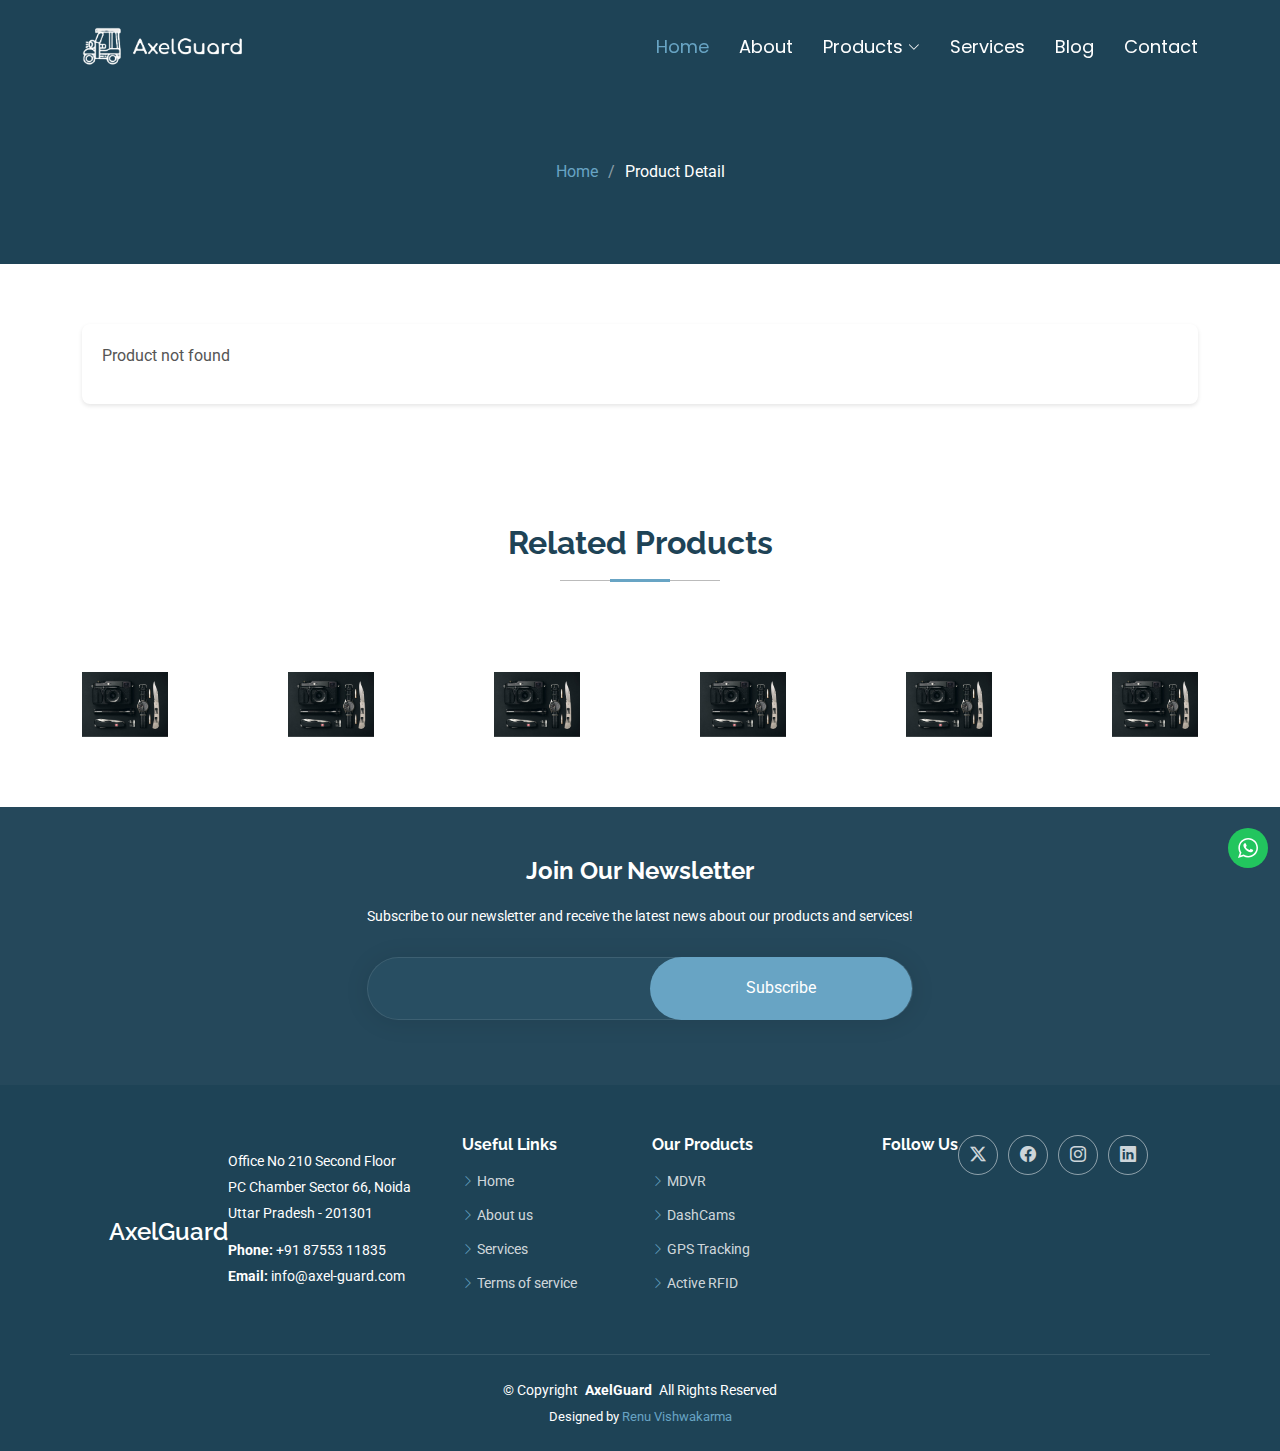
<file: product-detail.html>
<!DOCTYPE html>
<html lang="en">

<head>
  <meta charset="utf-8">
  <meta content="width=device-width, initial-scale=1.0" name="viewport">
  <title>AxelGuard</title>
  <meta name="description" content="">
  <meta name="keywords" content="">

  <!-- Favicons -->
  <link href="assets/img/apple-touch-icon.png" rel="apple-touch-icon">

  <!-- Fonts -->
  <link href="https://fonts.googleapis.com" rel="preconnect">
  <link href="https://fonts.gstatic.com" rel="preconnect" crossorigin>
  <link href="https://fonts.googleapis.com/css2?family=Roboto:ital,wght@0,100;0,300;0,400;0,500;0,700;0,900;1,100;1,300;1,400;1,500;1,700;1,900&family=Poppins:ital,wght@0,100;0,200;0,300;0,400;0,500;0,600;0,700;0,800;0,900;1,100;1,200;1,300;1,400;1,500;1,600;1,700;1,800;1,900&family=Raleway:ital,wght@0,100;0,200;0,300;0,400;0,500;0,600;0,700;0,800;0,900;1,100;1,200;1,300;1,400;1,500;1,600;1,700;1,800;1,900&display=swap" rel="stylesheet">

  <!-- Vendor CSS Files -->
  <link href="assets/vendor/bootstrap/css/bootstrap.min.css" rel="stylesheet">
  <link href="assets/vendor/bootstrap-icons/bootstrap-icons.css" rel="stylesheet">
  <link href="assets/vendor/aos/aos.css" rel="stylesheet">
  <link href="assets/vendor/glightbox/css/glightbox.min.css" rel="stylesheet">
  <link href="assets/vendor/swiper/swiper-bundle.min.css" rel="stylesheet">

  <!-- Main CSS File -->
  <link href="assets/css/main.css" rel="stylesheet">

  <!-- =======================================================
  * Template Name: Moderna
  * Template URL: https://bootstrapmade.com/free-bootstrap-template-corporate-moderna/
  * Updated: Aug 07 2024 with Bootstrap v5.3.3
  * Author: BootstrapMade.com
  * License: https://bootstrapmade.com/license/
  ======================================================== -->
</head>

<body class="portfolio-details-page">

  <header id="header" class="header d-flex align-items-center fixed-top">
    <div class="container-fluid container-xl position-relative d-flex align-items-center justify-content-between">

      <a href="index.html" class="logo d-flex align-items-center">
        <!-- Uncomment the line below if you also wish to use an image logo -->
        <!-- <img src="assets/img/logo.png" alt=""> -->
        <img src="./assets/img/logo/logo.png" alt="" srcset="">
      </a>

      <nav id="navmenu" class="navmenu">
        <ul>
          <li><a href="index.html" class="active">Home</a></li>
          <li><a href="about.html">About</a></li>
          <li class="dropdown"><a href=""><span>Products</span> <i class="bi bi-chevron-down toggle-dropdown"></i></a>
            <ul>
              <li class="dropdown"><a href=""><span>Mobile DVR (MDVR)</span> <i class="bi bi-chevron-down toggle-dropdown"></i></a>
                <ul>
                   <li><a href="#">Basic version MDVR </a></li>
                   <li><a href="#">Enhanced Version MDVR </a></li>
                   <li><a href="#">AI Version MDVR</a></li>
                </ul>
              </li>
              <li class="dropdown"><a href=""><span>Dashcam</span></a>
              </li>
              <li class="dropdown"><a href=""><span>Camera</span> <i class="bi bi-chevron-down toggle-dropdown"></i></a>
                <ul>
                  <li><a href="#">Outdoor Bullet Camera</a></li>
                  <li><a href="#">Indoor Dome cameras</a></li>
                  <li><a href="#">Dashcam Cameras</a></li>                  
                </ul>
              </li>
              <li class="dropdown"><a href=""><span>RFID </span> <i class="bi bi-chevron-down toggle-dropdown"></i></a>
                <ul>
                  <li><a href="#">Active RFID Reader</a></li>
                  <li><a href="#">Active RFID Tags</a></li>
                </ul>
              </li>
              <li class="dropdown"><a href=""><span>Accessories </span> <i class="bi bi-chevron-down toggle-dropdown"></i></a>
                <ul>
                  <li><a href="#">MDVR Monitor</a></li>
                  <li><a href="#">Sd cards & Hardisk</a></li>
                  <li><a href="#">MDVR Other Accessories</a></li>
                </ul>
              </li>
            </ul>
          </li>
          <li><a href="services.html">Services</a></li>          
          <li><a href="blog.html">Blog</a></li>
          <li><a href="contact.html">Contact</a></li>
        </ul>
        <i class="mobile-nav-toggle d-xl-none bi bi-list"></i>
      </nav>

    </div>
  </header>

  <main class="main">

    <!-- Page Title -->
    <div class="page-title dark-background">
      <div class="container position-relative">
        <nav class="breadcrumbs">
          <ol>
            <li><a href="index.html">Home</a></li>
            <li class="current">Product Detail</li>
          </ol>
        </nav>
      </div>
    </div><!-- End Page Title -->

    <!-- Portfolio Details Section -->
    <section id="services" class="services section">
      <div class="container" data-aos="fade-up" data-aos-delay="100">
        <div id="product-detail" class="product-detail">

        </div>
      </div>
    </section>

    <section id="clients" class="clients section">

      <div class="container section-title" data-aos="fade-up">
        <h2>Related Products</h2>
      </div><!-- End Section Title -->

      <div class="container">

        <div class="swiper init-swiper">
          <script type="application/json" class="swiper-config">
            {
              "loop": true,
              "speed": 600,
              "autoplay": {
                "delay": 5000
              },
              "slidesPerView": "auto",
              "pagination": {
                "el": ".swiper-pagination",
                "type": "bullets",
                "clickable": true
              },
              "breakpoints": {
                "320": {
                  "slidesPerView": 2,
                  "spaceBetween": 40
                },
                "480": {
                  "slidesPerView": 3,
                  "spaceBetween": 60
                },
                "640": {
                  "slidesPerView": 4,
                  "spaceBetween": 80
                },
                "992": {
                  "slidesPerView": 6,
                  "spaceBetween": 120
                }
              }
            }
          </script>
          <div class="swiper-wrapper align-items-center">
            <div class="swiper-slide"><img src="assets/img/portfolio/product-2.jpg" class="img-fluid" alt=""></div>
            <div class="swiper-slide"><img src="assets/img/portfolio/product-2.jpg" class="img-fluid" alt=""></div>
            <div class="swiper-slide"><img src="assets/img/portfolio/product-2.jpg" class="img-fluid" alt=""></div>
            <div class="swiper-slide"><img src="assets/img/portfolio/product-2.jpg" class="img-fluid" alt=""></div>
            <div class="swiper-slide"><img src="assets/img/portfolio/product-2.jpg" class="img-fluid" alt=""></div>
            <div class="swiper-slide"><img src="assets/img/portfolio/product-2.jpg" class="img-fluid" alt=""></div>
            <div class="swiper-slide"><img src="assets/img/portfolio/product-2.jpg" class="img-fluid" alt=""></div>
            <div class="swiper-slide"><img src="assets/img/portfolio/product-2.jpg" class="img-fluid" alt=""></div>
          </div>
        </div>

      </div>

    </section><!-- /Clients Section -->

  </main>

  <footer id="footer" class="footer dark-background">

    <div class="footer-newsletter">
      <div class="container">
        <div class="row justify-content-center text-center">
          <div class="col-lg-6">
            <h4>Join Our Newsletter</h4>
            <p>Subscribe to our newsletter and receive the latest news about our products and services!</p>
            <form action="forms/newsletter.php" method="post" class="php-email-form">
              <div class="newsletter-form"><input type="email" name="email"><input type="submit" value="Subscribe"></div>
              <div class="loading">Loading</div>
              <div class="error-message"></div>
              <div class="sent-message">Your subscription request has been sent. Thank you!</div>
            </form>
          </div>
        </div>
      </div>
    </div>

    <div class="container footer-top">
      <div class="row gy-4">
        <div class="col-lg-4 col-md-6 footer-about">
          <a href="index.html" class="d-flex align-items-center">
            <span class="sitename">AxelGuard</span>
          </a>
          <div class="footer-contact pt-3">
            <p> Office No 210
              Second Floor</p> 
              <p>PC Chamber Sector 66, Noida</p>
            <p>Uttar Pradesh - 201301</p>
            <p class="mt-3"><strong>Phone:</strong> <span>+91 87553 11835</span></p>
            <p><strong>Email:</strong> <span>info@axel-guard.com</span></p>
          </div>
        </div>

        <div class="col-lg-2 col-md-3 footer-links">
          <h4>Useful Links</h4>
          <ul>
            <li><i class="bi bi-chevron-right"></i> <a href="index.html">Home</a></li>
            <li><i class="bi bi-chevron-right"></i> <a href="about.html">About us</a></li>
            <li><i class="bi bi-chevron-right"></i> <a href="services.html">Services</a></li>
            <li><i class="bi bi-chevron-right"></i> <a href="">Terms of service</a></li>
          </ul>
        </div>

        <div class="col-lg-2 col-md-3 footer-links">
          <h4>Our Products</h4>
          <ul>
            <li><i class="bi bi-chevron-right"></i> <a href="#">MDVR</a></li>
            <li><i class="bi bi-chevron-right"></i> <a href="#">DashCams</a></li>
            <li><i class="bi bi-chevron-right"></i> <a href="#">GPS Tracking</a></li>
            <li><i class="bi bi-chevron-right"></i> <a href="#">Active RFID</a></li>
          </ul>
        </div>

        <div class="col-lg-4 col-md-12">
          <h4>Follow Us</h4>
          <div class="social-links d-flex">
            <a href=""><i class="bi bi-twitter-x"></i></a>
            <a href=""><i class="bi bi-facebook"></i></a>
            <a href=""><i class="bi bi-instagram"></i></a>
            <a href=""><i class="bi bi-linkedin"></i></a>
          </div>
        </div>

      </div>
    </div>

    <div class="container copyright text-center mt-4">
      <p>© <span>Copyright</span> <strong class="px-1 sitename">AxelGuard</strong> <span>All Rights Reserved</span></p>
      <div class="credits">
        Designed by <a href="#">Renu Vishwakarma</a>
      </div>
    </div>

  </footer>

  <!-- Scroll Top -->
  <a href="#" id="scroll-top" class="scroll-top d-flex align-items-center justify-content-center"><i class="bi bi-arrow-up-short"></i></a>

  <!-- Preloader -->
  <div id="preloader"></div>

  <!-- Vendor JS Files -->
  <script src="assets/vendor/bootstrap/js/bootstrap.bundle.min.js"></script>
  <script src="assets/vendor/php-email-form/validate.js"></script>
  <script src="assets/vendor/aos/aos.js"></script>
  <script src="assets/vendor/glightbox/js/glightbox.min.js"></script>
  <script src="assets/vendor/purecounter/purecounter_vanilla.js"></script>
  <script src="assets/vendor/swiper/swiper-bundle.min.js"></script>
  <script src="assets/vendor/waypoints/noframework.waypoints.js"></script>
  <script src="assets/vendor/imagesloaded/imagesloaded.pkgd.min.js"></script>
  <script src="assets/vendor/isotope-layout/isotope.pkgd.min.js"></script>

  <!-- Main JS File -->
  <script src="assets/js/main.js"></script>
  <script src="assets/js/product.js"></script>

  <script src="./assets/js/WhatsappChatBox.min.js"></script>
	<script>
		new WAChatBox({
      link: "https://wa.me/918931087066",
      user: {
        name: "John",
        avatar: "https://w7.pngwing.com/pngs/340/946/png-transparent-avatar-user-computer-icons-software-developer-avatar-child-face-heroes-thumbnail.png",
        status: "Online",
      },
      text: `Hey There 👋<br><br>I'm here to help, so let me know what's up and I'll be happy to find a solution 🤓`
    });
	</script>

</body>

</html>
</file>
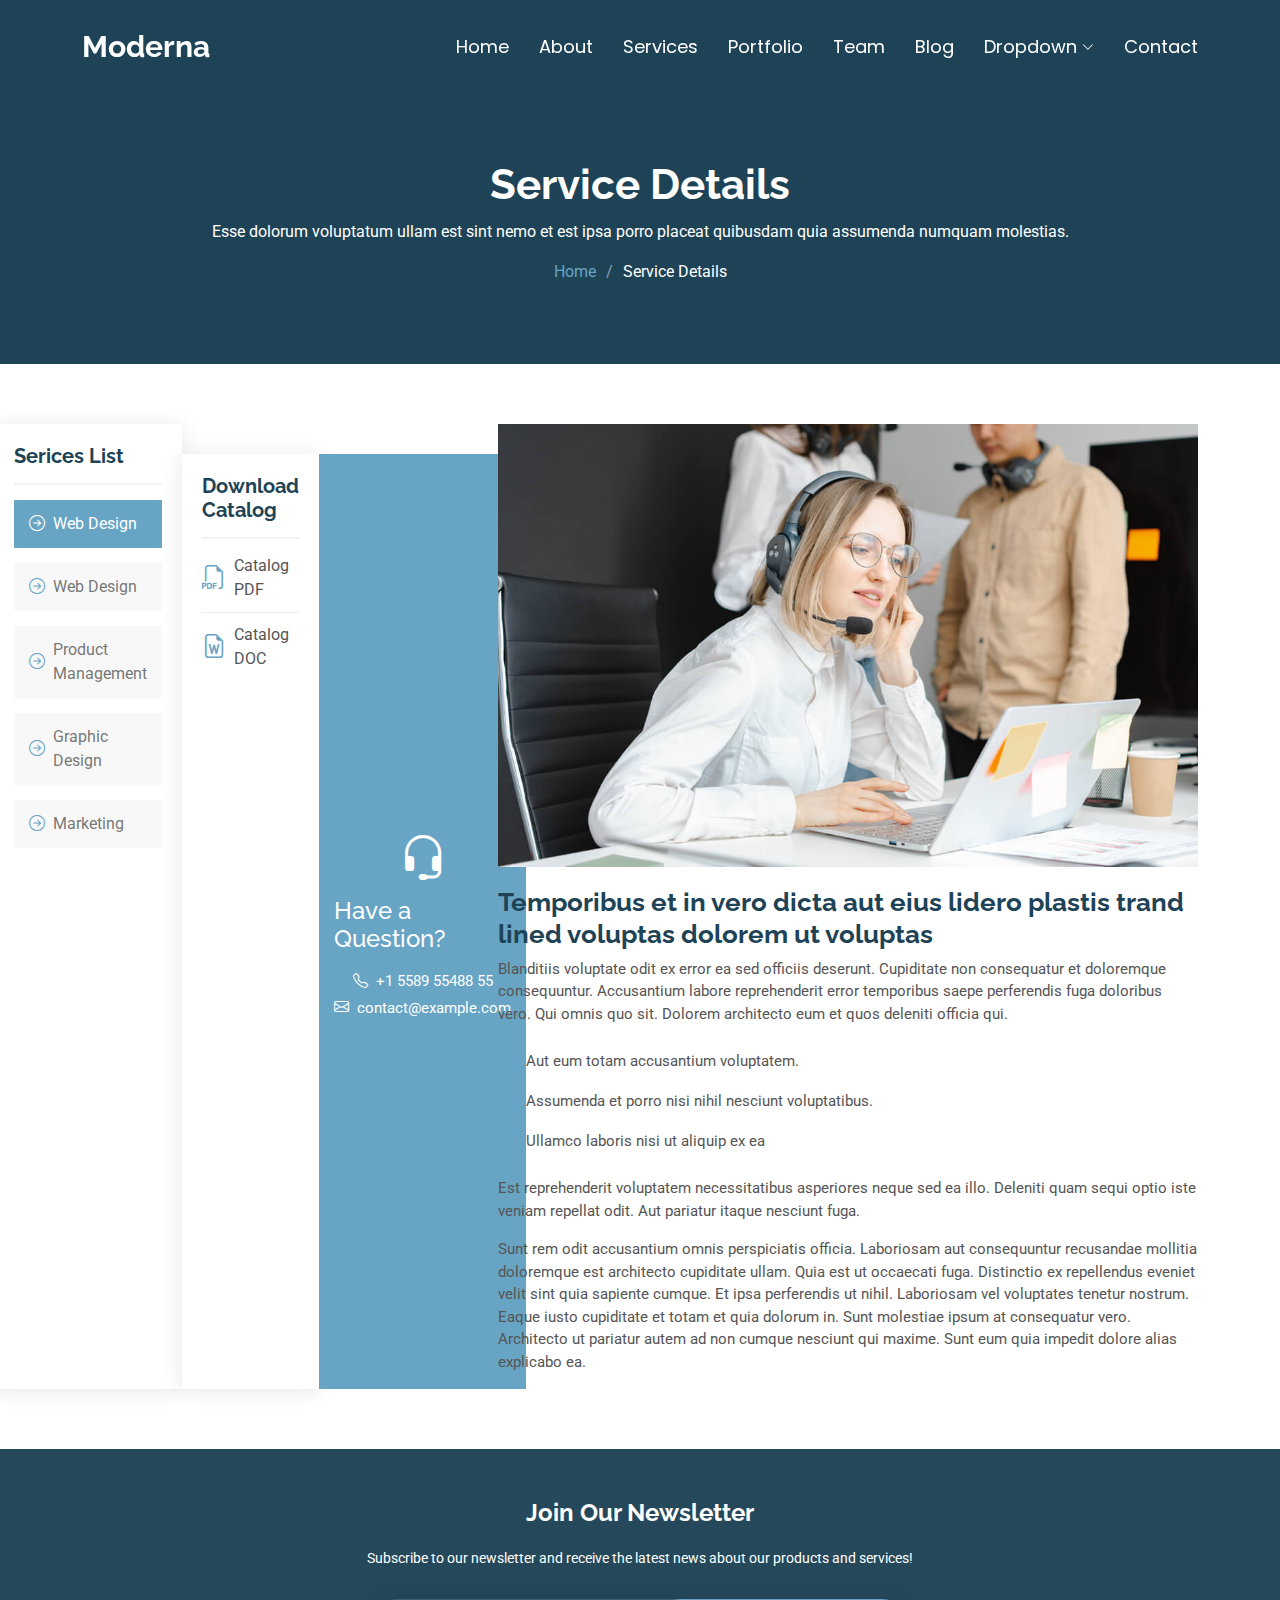
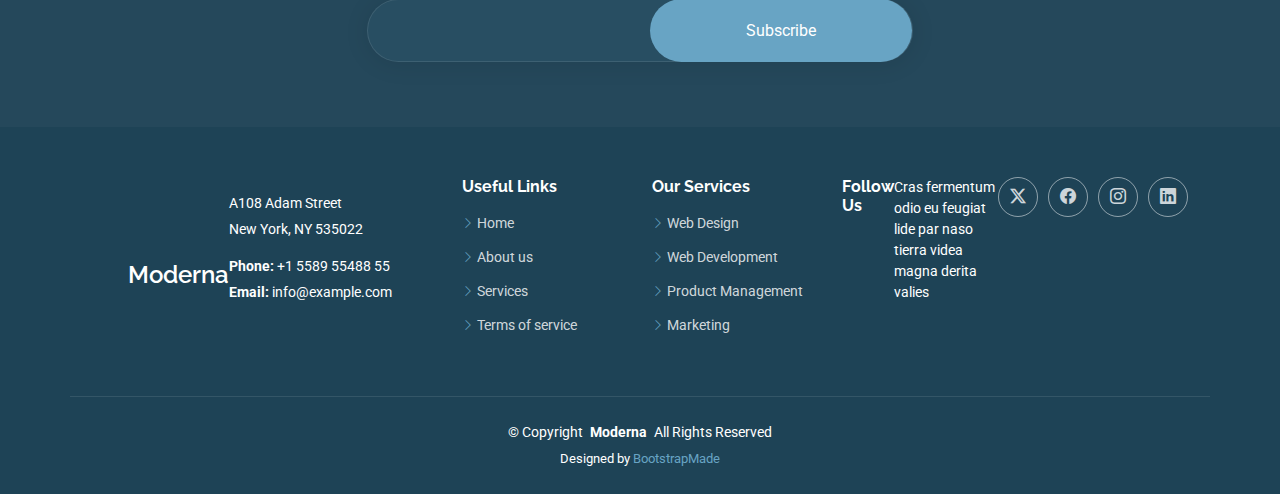
<file: service-details.html>
<!DOCTYPE html>
<html lang="en">

<head>
  <meta charset="utf-8">
  <meta content="width=device-width, initial-scale=1.0" name="viewport">
  <title>Service Details - Moderna Bootstrap Template</title>
  <meta name="description" content="">
  <meta name="keywords" content="">

  <!-- Favicons -->
  <link href="assets/img/favicon.png" rel="icon">
  <link href="assets/img/apple-touch-icon.png" rel="apple-touch-icon">

  <!-- Fonts -->
  <link href="https://fonts.googleapis.com" rel="preconnect">
  <link href="https://fonts.gstatic.com" rel="preconnect" crossorigin>
  <link href="https://fonts.googleapis.com/css2?family=Roboto:ital,wght@0,100;0,300;0,400;0,500;0,700;0,900;1,100;1,300;1,400;1,500;1,700;1,900&family=Poppins:ital,wght@0,100;0,200;0,300;0,400;0,500;0,600;0,700;0,800;0,900;1,100;1,200;1,300;1,400;1,500;1,600;1,700;1,800;1,900&family=Raleway:ital,wght@0,100;0,200;0,300;0,400;0,500;0,600;0,700;0,800;0,900;1,100;1,200;1,300;1,400;1,500;1,600;1,700;1,800;1,900&display=swap" rel="stylesheet">

  <!-- Vendor CSS Files -->
  <link href="assets/vendor/bootstrap/css/bootstrap.min.css" rel="stylesheet">
  <link href="assets/vendor/bootstrap-icons/bootstrap-icons.css" rel="stylesheet">
  <link href="assets/vendor/aos/aos.css" rel="stylesheet">
  <link href="assets/vendor/glightbox/css/glightbox.min.css" rel="stylesheet">
  <link href="assets/vendor/swiper/swiper-bundle.min.css" rel="stylesheet">

  <!-- Main CSS File -->
  <link href="assets/css/main.css" rel="stylesheet">

  <!-- =======================================================
  * Template Name: Moderna
  * Template URL: https://bootstrapmade.com/free-bootstrap-template-corporate-moderna/
  * Updated: Aug 07 2024 with Bootstrap v5.3.3
  * Author: BootstrapMade.com
  * License: https://bootstrapmade.com/license/
  ======================================================== -->
</head>

<body class="service-details-page">

  <header id="header" class="header d-flex align-items-center fixed-top">
    <div class="container-fluid container-xl position-relative d-flex align-items-center justify-content-between">

      <a href="index.html" class="logo d-flex align-items-center">
        <!-- Uncomment the line below if you also wish to use an image logo -->
        <!-- <img src="assets/img/logo.png" alt=""> -->
        <h1 class="sitename">Moderna</h1>
      </a>

      <nav id="navmenu" class="navmenu">
        <ul>
          <li><a href="index.html">Home</a></li>
          <li><a href="about.html">About</a></li>
          <li><a href="services.html">Services</a></li>
          <li><a href="portfolio.html">Portfolio</a></li>
          <li><a href="team.html">Team</a></li>
          <li><a href="blog.html">Blog</a></li>
          <li class="dropdown"><a href="#"><span>Dropdown</span> <i class="bi bi-chevron-down toggle-dropdown"></i></a>
            <ul>
              <li><a href="#">Dropdown 1</a></li>
              <li class="dropdown"><a href="#"><span>Deep Dropdown</span> <i class="bi bi-chevron-down toggle-dropdown"></i></a>
                <ul>
                  <li><a href="#">Deep Dropdown 1</a></li>
                  <li><a href="#">Deep Dropdown 2</a></li>
                  <li><a href="#">Deep Dropdown 3</a></li>
                  <li><a href="#">Deep Dropdown 4</a></li>
                  <li><a href="#">Deep Dropdown 5</a></li>
                </ul>
              </li>
              <li><a href="#">Dropdown 2</a></li>
              <li><a href="#">Dropdown 3</a></li>
              <li><a href="#">Dropdown 4</a></li>
            </ul>
          </li>
          <li><a href="contact.html">Contact</a></li>
        </ul>
        <i class="mobile-nav-toggle d-xl-none bi bi-list"></i>
      </nav>

    </div>
  </header>

  <main class="main">

    <!-- Page Title -->
    <div class="page-title dark-background">
      <div class="container position-relative">
        <h1>Service Details</h1>
        <p>Esse dolorum voluptatum ullam est sint nemo et est ipsa porro placeat quibusdam quia assumenda numquam molestias.</p>
        <nav class="breadcrumbs">
          <ol>
            <li><a href="index.html">Home</a></li>
            <li class="current">Service Details</li>
          </ol>
        </nav>
      </div>
    </div><!-- End Page Title -->

    <!-- Service Details Section -->
    <section id="service-details" class="service-details section">

      <div class="container">

        <div class="row gy-5">

          <div class="col-lg-4" data-aos="fade-up" data-aos-delay="100">

            <div class="service-box">
              <h4>Serices List</h4>
              <div class="services-list">
                <a href="#" class="active"><i class="bi bi-arrow-right-circle"></i><span>Web Design</span></a>
                <a href="#"><i class="bi bi-arrow-right-circle"></i><span>Web Design</span></a>
                <a href="#"><i class="bi bi-arrow-right-circle"></i><span>Product Management</span></a>
                <a href="#"><i class="bi bi-arrow-right-circle"></i><span>Graphic Design</span></a>
                <a href="#"><i class="bi bi-arrow-right-circle"></i><span>Marketing</span></a>
              </div>
            </div><!-- End Services List -->

            <div class="service-box">
              <h4>Download Catalog</h4>
              <div class="download-catalog">
                <a href="#"><i class="bi bi-filetype-pdf"></i><span>Catalog PDF</span></a>
                <a href="#"><i class="bi bi-file-earmark-word"></i><span>Catalog DOC</span></a>
              </div>
            </div><!-- End Services List -->

            <div class="help-box d-flex flex-column justify-content-center align-items-center">
              <i class="bi bi-headset help-icon"></i>
              <h4>Have a Question?</h4>
              <p class="d-flex align-items-center mt-2 mb-0"><i class="bi bi-telephone me-2"></i> <span>+1 5589 55488 55</span></p>
              <p class="d-flex align-items-center mt-1 mb-0"><i class="bi bi-envelope me-2"></i> <a href="mailto:contact@example.com">contact@example.com</a></p>
            </div>

          </div>

          <div class="col-lg-8 ps-lg-5" data-aos="fade-up" data-aos-delay="200">
            <img src="assets/img/services.jpg" alt="" class="img-fluid services-img">
            <h3>Temporibus et in vero dicta aut eius lidero plastis trand lined voluptas dolorem ut voluptas</h3>
            <p>
              Blanditiis voluptate odit ex error ea sed officiis deserunt. Cupiditate non consequatur et doloremque consequuntur. Accusantium labore reprehenderit error temporibus saepe perferendis fuga doloribus vero. Qui omnis quo sit. Dolorem architecto eum et quos deleniti officia qui.
            </p>
            <ul>
              <li><i class="bi bi-check-circle"></i> <span>Aut eum totam accusantium voluptatem.</span></li>
              <li><i class="bi bi-check-circle"></i> <span>Assumenda et porro nisi nihil nesciunt voluptatibus.</span></li>
              <li><i class="bi bi-check-circle"></i> <span>Ullamco laboris nisi ut aliquip ex ea</span></li>
            </ul>
            <p>
              Est reprehenderit voluptatem necessitatibus asperiores neque sed ea illo. Deleniti quam sequi optio iste veniam repellat odit. Aut pariatur itaque nesciunt fuga.
            </p>
            <p>
              Sunt rem odit accusantium omnis perspiciatis officia. Laboriosam aut consequuntur recusandae mollitia doloremque est architecto cupiditate ullam. Quia est ut occaecati fuga. Distinctio ex repellendus eveniet velit sint quia sapiente cumque. Et ipsa perferendis ut nihil. Laboriosam vel voluptates tenetur nostrum. Eaque iusto cupiditate et totam et quia dolorum in. Sunt molestiae ipsum at consequatur vero. Architecto ut pariatur autem ad non cumque nesciunt qui maxime. Sunt eum quia impedit dolore alias explicabo ea.
            </p>
          </div>

        </div>

      </div>

    </section><!-- /Service Details Section -->

  </main>

  <footer id="footer" class="footer dark-background">

    <div class="footer-newsletter">
      <div class="container">
        <div class="row justify-content-center text-center">
          <div class="col-lg-6">
            <h4>Join Our Newsletter</h4>
            <p>Subscribe to our newsletter and receive the latest news about our products and services!</p>
            <form action="forms/newsletter.php" method="post" class="php-email-form">
              <div class="newsletter-form"><input type="email" name="email"><input type="submit" value="Subscribe"></div>
              <div class="loading">Loading</div>
              <div class="error-message"></div>
              <div class="sent-message">Your subscription request has been sent. Thank you!</div>
            </form>
          </div>
        </div>
      </div>
    </div>

    <div class="container footer-top">
      <div class="row gy-4">
        <div class="col-lg-4 col-md-6 footer-about">
          <a href="index.html" class="d-flex align-items-center">
            <span class="sitename">Moderna</span>
          </a>
          <div class="footer-contact pt-3">
            <p>A108 Adam Street</p>
            <p>New York, NY 535022</p>
            <p class="mt-3"><strong>Phone:</strong> <span>+1 5589 55488 55</span></p>
            <p><strong>Email:</strong> <span>info@example.com</span></p>
          </div>
        </div>

        <div class="col-lg-2 col-md-3 footer-links">
          <h4>Useful Links</h4>
          <ul>
            <li><i class="bi bi-chevron-right"></i> <a href="#">Home</a></li>
            <li><i class="bi bi-chevron-right"></i> <a href="#">About us</a></li>
            <li><i class="bi bi-chevron-right"></i> <a href="#">Services</a></li>
            <li><i class="bi bi-chevron-right"></i> <a href="#">Terms of service</a></li>
          </ul>
        </div>

        <div class="col-lg-2 col-md-3 footer-links">
          <h4>Our Services</h4>
          <ul>
            <li><i class="bi bi-chevron-right"></i> <a href="#">Web Design</a></li>
            <li><i class="bi bi-chevron-right"></i> <a href="#">Web Development</a></li>
            <li><i class="bi bi-chevron-right"></i> <a href="#">Product Management</a></li>
            <li><i class="bi bi-chevron-right"></i> <a href="#">Marketing</a></li>
          </ul>
        </div>

        <div class="col-lg-4 col-md-12">
          <h4>Follow Us</h4>
          <p>Cras fermentum odio eu feugiat lide par naso tierra videa magna derita valies</p>
          <div class="social-links d-flex">
            <a href=""><i class="bi bi-twitter-x"></i></a>
            <a href=""><i class="bi bi-facebook"></i></a>
            <a href=""><i class="bi bi-instagram"></i></a>
            <a href=""><i class="bi bi-linkedin"></i></a>
          </div>
        </div>

      </div>
    </div>

    <div class="container copyright text-center mt-4">
      <p>© <span>Copyright</span> <strong class="px-1 sitename">Moderna</strong> <span>All Rights Reserved</span></p>
      <div class="credits">
        <!-- All the links in the footer should remain intact. -->
        <!-- You can delete the links only if you've purchased the pro version. -->
        <!-- Licensing information: https://bootstrapmade.com/license/ -->
        <!-- Purchase the pro version with working PHP/AJAX contact form: [buy-url] -->
        Designed by <a href="https://bootstrapmade.com/">BootstrapMade</a>
      </div>
    </div>

  </footer>

  <!-- Scroll Top -->
  <a href="#" id="scroll-top" class="scroll-top d-flex align-items-center justify-content-center"><i class="bi bi-arrow-up-short"></i></a>

  <!-- Preloader -->
  <div id="preloader"></div>

  <!-- Vendor JS Files -->
  <script src="assets/vendor/bootstrap/js/bootstrap.bundle.min.js"></script>
  <script src="assets/vendor/php-email-form/validate.js"></script>
  <script src="assets/vendor/aos/aos.js"></script>
  <script src="assets/vendor/glightbox/js/glightbox.min.js"></script>
  <script src="assets/vendor/purecounter/purecounter_vanilla.js"></script>
  <script src="assets/vendor/swiper/swiper-bundle.min.js"></script>
  <script src="assets/vendor/waypoints/noframework.waypoints.js"></script>
  <script src="assets/vendor/imagesloaded/imagesloaded.pkgd.min.js"></script>
  <script src="assets/vendor/isotope-layout/isotope.pkgd.min.js"></script>

  <!-- Main JS File -->
  <script src="assets/js/main.js"></script>

</body>

</html>
</file>
<file: assets/css/main.css>
/* Fonts */
:root {
  --default-font: "Roboto",  system-ui, -apple-system, "Segoe UI", Roboto, "Helvetica Neue", Arial, "Noto Sans", "Liberation Sans", sans-serif, "Apple Color Emoji", "Segoe UI Emoji", "Segoe UI Symbol", "Noto Color Emoji";
  --heading-font: "Raleway",  sans-serif;
  --nav-font: "Poppins",  sans-serif;
}

/* Global Colors - The following color variables are used throughout the website. Updating them here will change the color scheme of the entire website */
:root { 
  --background-color: #ffffff; /* Background color for the entire website, including individual sections */
  --default-color: #555555; /* Default color used for the majority of the text content across the entire website */
  --heading-color: #1e4356; /* Color for headings, subheadings and title throughout the website */
  --accent-color: #68a4c4; /* Accent color that represents your brand on the website. It's used for buttons, links, and other elements that need to stand out */
  --surface-color: #ffffff; /* The surface color is used as a background of boxed elements within sections, such as cards, icon boxes, or other elements that require a visual separation from the global background. */
  --contrast-color: #ffffff; /* Contrast color for text, ensuring readability against backgrounds of accent, heading, or default colors. */
}

/* Nav Menu Colors - The following color variables are used specifically for the navigation menu. They are separate from the global colors to allow for more customization options */
:root {
  --nav-color: #ffffff;  /* The default color of the main navmenu links */
  --nav-hover-color: #68a4c4; /* Applied to main navmenu links when they are hovered over or active */
  --nav-mobile-background-color: #ffffff; /* Used as the background color for mobile navigation menu */
  --nav-dropdown-background-color: #ffffff; /* Used as the background color for dropdown items that appear when hovering over primary navigation items */
  --nav-dropdown-color: #555555; /* Used for navigation links of the dropdown items in the navigation menu. */
  --nav-dropdown-hover-color: #68a4c4; /* Similar to --nav-hover-color, this color is applied to dropdown navigation links when they are hovered over. */
}

/* Color Presets - These classes override global colors when applied to any section or element, providing reuse of the sam color scheme. */

.light-background {
  --background-color: #f4f8fb;
  --surface-color: #ffffff;
}

.dark-background {
  --background-color: #1e4356;
  --default-color: #ffffff;
  --heading-color: #ffffff;
  --surface-color: #284e62;
  --contrast-color: #ffffff;
}

/* Smooth scroll */
:root {
  scroll-behavior: smooth;
}

/*--------------------------------------------------------------
# General Styling & Shared Classes
--------------------------------------------------------------*/
body {
  color: var(--default-color);
  background-color: var(--background-color);
  font-family: var(--default-font);
}

a {
  color: var(--accent-color);
  text-decoration: none;
  transition: 0.3s;
}

a:hover {
  color: color-mix(in srgb, var(--accent-color), transparent 25%);
  text-decoration: none;
}

h1,
h2,
h3,
h4,
h5,
h6 {
  color: var(--heading-color);
  font-family: var(--heading-font);
}

/* PHP Email Form Messages
------------------------------*/
.php-email-form .error-message {
  display: none;
  background: #df1529;
  color: #ffffff;
  text-align: left;
  padding: 15px;
  margin-bottom: 24px;
  font-weight: 600;
}

.php-email-form .sent-message {
  display: none;
  color: #ffffff;
  background: #059652;
  text-align: center;
  padding: 15px;
  margin-bottom: 24px;
  font-weight: 600;
}

.php-email-form .loading {
  display: none;
  background: var(--surface-color);
  text-align: center;
  padding: 15px;
  margin-bottom: 24px;
}

.php-email-form .loading:before {
  content: "";
  display: inline-block;
  border-radius: 50%;
  width: 24px;
  height: 24px;
  margin: 0 10px -6px 0;
  border: 3px solid var(--accent-color);
  border-top-color: var(--surface-color);
  animation: php-email-form-loading 1s linear infinite;
}

@keyframes php-email-form-loading {
  0% {
    transform: rotate(0deg);
  }

  100% {
    transform: rotate(360deg);
  }
}

/* Pulsating Play Button
------------------------------*/
.pulsating-play-btn {
  width: 94px;
  height: 94px;
  background: radial-gradient(var(--accent-color) 50%, color-mix(in srgb, var(--accent-color), transparent 75%) 52%);
  border-radius: 50%;
  display: block;
  position: relative;
  overflow: hidden;
}

.pulsating-play-btn:before {
  content: "";
  position: absolute;
  width: 120px;
  height: 120px;
  animation-delay: 0s;
  animation: pulsate-play-btn 2s;
  animation-direction: forwards;
  animation-iteration-count: infinite;
  animation-timing-function: steps;
  opacity: 1;
  border-radius: 50%;
  border: 5px solid color-mix(in srgb, var(--accent-color), transparent 30%);
  top: -15%;
  left: -15%;
  background: rgba(198, 16, 0, 0);
}

.pulsating-play-btn:after {
  content: "";
  position: absolute;
  left: 50%;
  top: 50%;
  transform: translateX(-40%) translateY(-50%);
  width: 0;
  height: 0;
  border-top: 10px solid transparent;
  border-bottom: 10px solid transparent;
  border-left: 15px solid #fff;
  z-index: 100;
  transition: all 400ms cubic-bezier(0.55, 0.055, 0.675, 0.19);
}

.pulsating-play-btn:hover:before {
  content: "";
  position: absolute;
  left: 50%;
  top: 50%;
  transform: translateX(-40%) translateY(-50%);
  width: 0;
  height: 0;
  border: none;
  border-top: 10px solid transparent;
  border-bottom: 10px solid transparent;
  border-left: 15px solid #fff;
  z-index: 200;
  animation: none;
  border-radius: 0;
}

.pulsating-play-btn:hover:after {
  border-left: 15px solid var(--accent-color);
  transform: scale(20);
}

@keyframes pulsate-play-btn {
  0% {
    transform: scale(0.6, 0.6);
    opacity: 1;
  }

  100% {
    transform: scale(1, 1);
    opacity: 0;
  }
}

/*--------------------------------------------------------------
# Global Header
--------------------------------------------------------------*/
.header {
  --background-color: rgba(255, 255, 255, 0);
  --default-color: #ffffff;
  --heading-color: #ffffff;
  color: var(--default-color);
  background-color: var(--background-color);
  padding: 15px 0;
  transition: all 0.5s;
  z-index: 997;
}

.header .logo {
  line-height: 1;
}

.header .logo img {
  max-height: 40px;
  margin-right: 8px;
}

.header .logo h1 {
  font-size: 30px;
  margin: 0;
  font-weight: 700;
  color: var(--heading-color);
}

/* Global Header on Scroll
------------------------------*/
.scrolled .header {
  --background-color: #1e4356;
}

/*--------------------------------------------------------------
# Navigation Menu
--------------------------------------------------------------*/
/* Navmenu - Desktop */
@media (min-width: 1200px) {
  .navmenu {
    padding: 0;
  }

  .navmenu ul {
    margin: 0;
    padding: 0;
    display: flex;
    list-style: none;
    align-items: center;
  }

  .navmenu li {
    position: relative;
  }

  .navmenu a,
  .navmenu a:focus {
    color: var(--nav-color);
    padding: 18px 15px;
    font-size: 18px;
    font-family: var(--nav-font);
    font-weight: 400;
    display: flex;
    align-items: center;
    justify-content: space-between;
    white-space: nowrap;
    transition: 0.3s;
  }

  .navmenu a i,
  .navmenu a:focus i {
    font-size: 12px;
    line-height: 0;
    margin-left: 5px;
    transition: 0.3s;
  }

  .navmenu li:last-child a {
    padding-right: 0;
  }

  .navmenu li:hover>a,
  .navmenu .active,
  .navmenu .active:focus {
    color: var(--nav-hover-color);
  }

  .navmenu .dropdown ul {
    margin: 0;
    padding: 10px 0;
    background: var(--nav-dropdown-background-color);
    display: block;
    position: absolute;
    visibility: hidden;
    left: 14px;
    top: 130%;
    opacity: 0;
    transition: 0.3s;
    border-radius: 4px;
    z-index: 99;
    box-shadow: 0px 0px 30px rgba(0, 0, 0, 0.1);
  }

  .navmenu .dropdown ul li {
    min-width: 200px;
  }

  .navmenu .dropdown ul a {
    padding: 10px 20px;
    font-size: 15px;
    text-transform: none;
    color: var(--nav-dropdown-color);
  }

  .navmenu .dropdown ul a i {
    font-size: 12px;
  }

  .navmenu .dropdown ul a:hover,
  .navmenu .dropdown ul .active:hover,
  .navmenu .dropdown ul li:hover>a {
    color: var(--nav-dropdown-hover-color);
  }

  .navmenu .dropdown:hover>ul {
    opacity: 1;
    top: 100%;
    visibility: visible;
  }

  .navmenu .dropdown .dropdown ul {
    top: 0;
    left: 90%;
    visibility: hidden;
  }

  .navmenu .dropdown .dropdown:hover>ul {
    opacity: 1;
    top: 0;
    left: 100%;
    visibility: visible;
  }
}

/* Navmenu - Mobile */
@media (max-width: 1199px) {
  .mobile-nav-toggle {
    color: var(--nav-color);
    font-size: 28px;
    line-height: 0;
    margin-right: 10px;
    cursor: pointer;
    transition: color 0.3s;
  }

  .navmenu {
    padding: 0;
    z-index: 9997;
  }

  .navmenu ul {
    display: none;
    list-style: none;
    position: absolute;
    inset: 60px 20px 20px 20px;
    padding: 10px 0;
    margin: 0;
    border-radius: 6px;
    background-color: var(--nav-mobile-background-color);
    overflow-y: auto;
    transition: 0.3s;
    z-index: 9998;
    box-shadow: 0px 0px 30px rgba(0, 0, 0, 0.1);
  }

  .navmenu a,
  .navmenu a:focus {
    color: var(--nav-dropdown-color);
    padding: 10px 20px;
    font-family: var(--nav-font);
    font-size: 17px;
    font-weight: 500;
    display: flex;
    align-items: center;
    justify-content: space-between;
    white-space: nowrap;
    transition: 0.3s;
  }

  .navmenu a i,
  .navmenu a:focus i {
    font-size: 12px;
    line-height: 0;
    margin-left: 5px;
    width: 30px;
    height: 30px;
    display: flex;
    align-items: center;
    justify-content: center;
    border-radius: 50%;
    transition: 0.3s;
    background-color: color-mix(in srgb, var(--accent-color), transparent 90%);
  }

  .navmenu a i:hover,
  .navmenu a:focus i:hover {
    background-color: var(--accent-color);
    color: var(--contrast-color);
  }

  .navmenu a:hover,
  .navmenu .active,
  .navmenu .active:focus {
    color: var(--nav-dropdown-hover-color);
  }

  .navmenu .active i,
  .navmenu .active:focus i {
    background-color: var(--accent-color);
    color: var(--contrast-color);
    transform: rotate(180deg);
  }

  .navmenu .dropdown ul {
    position: static;
    display: none;
    z-index: 99;
    padding: 10px 0;
    margin: 10px 20px;
    background-color: var(--nav-dropdown-background-color);
    border: 1px solid color-mix(in srgb, var(--default-color), transparent 90%);
    box-shadow: none;
    transition: all 0.5s ease-in-out;
  }

  .navmenu .dropdown ul ul {
    background-color: rgba(33, 37, 41, 0.1);
  }

  .navmenu .dropdown>.dropdown-active {
    display: block;
    background-color: rgba(33, 37, 41, 0.03);
  }

  .mobile-nav-active {
    overflow: hidden;
  }

  .mobile-nav-active .mobile-nav-toggle {
    color: #fff;
    position: absolute;
    font-size: 32px;
    top: 15px;
    right: 15px;
    margin-right: 0;
    z-index: 9999;
  }

  .mobile-nav-active .navmenu {
    position: fixed;
    overflow: hidden;
    inset: 0;
    background: rgba(33, 37, 41, 0.8);
    transition: 0.3s;
  }

  .mobile-nav-active .navmenu>ul {
    display: block;
  }
}

/*--------------------------------------------------------------
# Global Footer
--------------------------------------------------------------*/
.footer {
  color: var(--default-color);
  background-color: var(--background-color);
  font-size: 14px;
  position: relative;
}

.footer .footer-newsletter {
  background-color: color-mix(in srgb, var(--default-color), transparent 97%);
  padding: 50px 0;
}

.footer .footer-newsletter h4 {
  font-size: 24px;
}

.footer .footer-newsletter .newsletter-form {
  margin-top: 30px;
  margin-bottom: 15px;
  padding: 6px 8px;
  position: relative;
  border-radius: 4px;
  background-color: var(--surface-color);
  border: 1px solid color-mix(in srgb, var(--default-color), transparent 90%);
  box-shadow: 0px 2px 25px rgba(0, 0, 0, 0.1);
  display: flex;
  transition: 0.3s;
  border-radius: 50px;
}

.footer .footer-newsletter .newsletter-form:focus-within {
  border-color: var(--accent-color);
}

.footer .footer-newsletter .newsletter-form input[type=email] {
  border: 0;
  padding: 4px;
  width: 100%;
  background-color: var(--surface-color);
  color: var(--default-color);
}

.footer .footer-newsletter .newsletter-form input[type=email]:focus-visible {
  outline: none;
}

.footer .footer-newsletter .newsletter-form input[type=submit] {
  border: 0;
  font-size: 16px;
  padding: 0 20px;
  margin: -7px -8px -7px 0;
  background: var(--accent-color);
  color: var(--contrast-color);
  transition: 0.3s;
  border-radius: 50px;
}

.footer .footer-newsletter .newsletter-form input[type=submit]:hover {
  background: color-mix(in srgb, var(--accent-color), transparent 20%);
}

.footer .footer-top {
  padding-top: 50px;
}

.footer .social-links a {
  display: flex;
  align-items: center;
  justify-content: center;
  width: 40px;
  height: 40px;
  border-radius: 50%;
  border: 1px solid color-mix(in srgb, var(--default-color), transparent 50%);
  font-size: 16px;
  color: color-mix(in srgb, var(--default-color), transparent 20%);
  margin-right: 10px;
  transition: 0.3s;
}

.footer .social-links a:hover {
  color: var(--accent-color);
  border-color: var(--accent-color);
}

.footer h4 {
  font-size: 16px;
  font-weight: bold;
  position: relative;
  padding-bottom: 12px;
}

.footer .footer-links {
  margin-bottom: 30px;
}

.footer .footer-links ul {
  list-style: none;
  padding: 0;
  margin: 0;
}

.footer .footer-links ul i {
  margin-right: 3px;
  font-size: 12px;
  line-height: 0;
  color: var(--accent-color);
}

.footer .footer-links ul li {
  padding: 10px 0;
  display: flex;
  align-items: center;
}

.footer .footer-links ul li:first-child {
  padding-top: 0;
}

.footer .footer-links ul a {
  display: inline-block;
  color: color-mix(in srgb, var(--default-color), transparent 20%);
  line-height: 1;
}

.footer .footer-links ul a:hover {
  color: var(--accent-color);
}

.footer .footer-about a {
  color: var(--heading-color);
  font-size: 24px;
  font-weight: 600;
  font-family: var(--heading-font);
}

.footer .footer-contact p {
  margin-bottom: 5px;
}

.footer .copyright {
  padding: 25px 0;
  border-top: 1px solid color-mix(in srgb, var(--default-color), transparent 90%);
}

.footer .copyright p {
  margin-bottom: 0;
}

.footer .credits {
  margin-top: 6px;
  font-size: 13px;
}

/*--------------------------------------------------------------
# Preloader
--------------------------------------------------------------*/
#preloader {
  position: fixed;
  inset: 0;
  z-index: 999999;
  overflow: hidden;
  background: var(--background-color);
  transition: all 0.6s ease-out;
}

#preloader:before {
  content: "";
  position: fixed;
  top: calc(50% - 30px);
  left: calc(50% - 30px);
  border: 6px solid #ffffff;
  border-color: var(--accent-color) transparent var(--accent-color) transparent;
  border-radius: 50%;
  width: 60px;
  height: 60px;
  animation: animate-preloader 1.5s linear infinite;
}

@keyframes animate-preloader {
  0% {
    transform: rotate(0deg);
  }

  100% {
    transform: rotate(360deg);
  }
}

/*--------------------------------------------------------------
# Scroll Top Button
--------------------------------------------------------------*/
.scroll-top {
  position: fixed;
  visibility: hidden;
  opacity: 0;
  right: 15px;
  bottom: 15px;
  z-index: 99999;
  background-color: var(--accent-color);
  width: 40px;
  height: 40px;
  border-radius: 4px;
  transition: all 0.4s;
}

.scroll-top i {
  font-size: 24px;
  color: var(--contrast-color);
  line-height: 0;
}

.scroll-top:hover {
  background-color: color-mix(in srgb, var(--accent-color), transparent 20%);
  color: var(--contrast-color);
}

.scroll-top.active {
  visibility: visible;
}

/*--------------------------------------------------------------
# Disable aos animation delay on mobile devices
--------------------------------------------------------------*/
@media screen and (max-width: 768px) {
  [data-aos-delay] {
    transition-delay: 0 !important;
  }
}

/*--------------------------------------------------------------
# Global Page Titles & Breadcrumbs
--------------------------------------------------------------*/
.page-title {
  color: var(--default-color);
  background-color: var(--background-color);
  padding: 160px 0 80px 0;
  text-align: center;
  position: relative;
}

.page-title:before {
  content: "";
  background-color: color-mix(in srgb, var(--background-color), transparent 50%);
  position: absolute;
  inset: 0;
}

.page-title h1 {
  font-size: 42px;
  font-weight: 700;
  margin-bottom: 10px;
}

.page-title .breadcrumbs ol {
  display: flex;
  flex-wrap: wrap;
  list-style: none;
  justify-content: center;
  padding: 0;
  margin: 0;
  font-size: 16px;
  font-weight: 400;
}

.page-title .breadcrumbs ol li+li {
  padding-left: 10px;
}

.page-title .breadcrumbs ol li+li::before {
  content: "/";
  display: inline-block;
  padding-right: 10px;
  color: color-mix(in srgb, var(--default-color), transparent 50%);
}

/*--------------------------------------------------------------
# Global Sections
--------------------------------------------------------------*/
section,
.section {
  color: var(--default-color);
  background-color: var(--background-color);
  padding: 60px 0;
  scroll-margin-top: 90px;
  overflow: clip;
}

@media (max-width: 1199px) {

  section,
  .section {
    scroll-margin-top: 66px;
  }
}

/*--------------------------------------------------------------
# Global Section Titles
--------------------------------------------------------------*/
.section-title {
  text-align: center;
  padding-bottom: 60px;
  position: relative;
}

.section-title h2 {
  font-size: 32px;
  font-weight: 700;
  margin-bottom: 20px;
  padding-bottom: 20px;
  position: relative;
}

.section-title h2:before {
  content: "";
  position: absolute;
  display: block;
  width: 160px;
  height: 1px;
  background: color-mix(in srgb, var(--default-color), transparent 60%);
  left: 0;
  right: 0;
  bottom: 1px;
  margin: auto;
}

.section-title h2::after {
  content: "";
  position: absolute;
  display: block;
  width: 60px;
  height: 3px;
  background: var(--accent-color);
  left: 0;
  right: 0;
  bottom: 0;
  margin: auto;
}

.section-title p {
  margin-bottom: 0;
}

/*--------------------------------------------------------------
# Hero Section
--------------------------------------------------------------*/
.hero {
  width: 100%;
  min-height: 90vh;
  overflow: hidden;
  display: flex;
  align-items: center;
  position: relative;
  background-color: transparent;
}

.hero::after {
  content: "";
  position: absolute;
  left: 50%;
  top: 0;
  width: 130%;
  height: 95%;
  background: linear-gradient(to right, color-mix(in srgb, var(--background-color), transparent 90%), var(--background-color)), url("../img/hero-bg.jpg") center top no-repeat;
  background-size: cover;
  z-index: 0;
  border-radius: 0 0 50% 50%;
  transform: translateX(-50%) rotate(0deg);
}

.hero::before {
  content: "";
  position: absolute;
  left: 50%;
  top: 0;
  width: 130%;
  height: 96%;
  background: var(--background-color);
  opacity: 0.3;
  z-index: 0;
  border-radius: 0 0 50% 50%;
  transform: translateX(-50%) translateY(18px) rotate(2deg);
}

.hero img {
  position: absolute;
  inset: 0;
  display: block;
  width: 100%;
  height: 100%;
  object-fit: cover;
  z-index: 1;
}

.hero .carousel {
  position: relative;
  width: 100%;
  display: flex;
  align-items: center;
  z-index: 3;
}

.hero .carousel-container {
  display: flex;
  justify-content: center;
  align-items: center;
  flex-direction: column;
  text-align: center;
}

.hero h2 {
  margin-bottom: 30px;
  font-size: 48px;
  font-weight: 700;
  animation: fadeInDown 1s both;
  display: block;
}

.hero p {
  width: 80%;
  margin: 0 auto 30px auto;
  color: color-mix(in srgb, var(--default-color), transparent 20%);
  animation: fadeInDown 1s both 0.2s;
}

.hero .carousel-control-prev,
.hero .carousel-control-next {
  width: 10%;
}

.hero .carousel-control-next-icon,
.hero .carousel-control-prev-icon {
  background: none;
  font-size: 48px;
  line-height: 1;
  width: auto;
  height: auto;
}

.hero .btn-get-started {
  font-weight: 500;
  font-size: 14px;
  letter-spacing: 1px;
  display: inline-block;
  padding: 12px 32px;
  border-radius: 50px;
  transition: 0.5s;
  line-height: 1;
  margin: 10px;
  color: var(--default-color);
  animation: fadeInUp 1s both 0.4s;
  border: 2px solid var(--accent-color);
}

.hero .btn-get-started:hover {
  background: var(--accent-color);
  color: var(--contrast-color);
  text-decoration: none;
}

.hero .carousel-indicators {
  bottom: -60px;
}

.hero .carousel-indicators li {
  cursor: pointer;
  background: var(--default-color);
  overflow: hidden;
  border: 0;
  width: 12px;
  height: 12px;
  border-radius: 50px;
  opacity: 0.3;
  transition: 0.3s;
}

.hero .carousel-indicators li.active {
  opacity: 1;
  background: var(--accent-color);
}

@media (min-width: 1024px) {
  .hero p {
    width: 60%;
  }

  .hero .carousel-control-prev,
  .hero .carousel-control-next {
    width: 5%;
  }
}

@media (max-width: 768px),
(max-height: 700px) {
  .hero h2 {
    font-size: 28px;
  }
}

@keyframes fadeInUp {
  from {
    opacity: 0;
    transform: translate3d(0, 100%, 0);
  }

  to {
    opacity: 1;
    transform: translate3d(0, 0, 0);
  }
}

@keyframes fadeInDown {
  from {
    opacity: 0;
    transform: translate3d(0, -100%, 0);
  }

  to {
    opacity: 1;
    transform: translate3d(0, 0, 0);
  }
}

/*--------------------------------------------------------------
# Featured Services Section
--------------------------------------------------------------*/
.featured-services {
  --cyan-color: #0dcaf0;
  --orange-color: #fd7e14;
  --teal-color: #20c997;
  --red-color: #df1529;
}

.featured-services .service-item {
  background-color: var(--surface-color);
  box-shadow: 0px 5px 90px 0px rgba(0, 0, 0, 0.1);
  height: 100%;
  padding: 40px 30px;
  text-align: center;
  transition: 0.3s;
  border-radius: 5px;
  border: 1px solid transparent;
}

.featured-services .service-item .icon {
  margin: 0 auto;
  width: 64px;
  height: 64px;
  display: flex;
  border-radius: 50%;
  align-items: center;
  justify-content: center;
  transition: ease-in-out 0.3s;
  position: relative;
}

.featured-services .service-item .icon i {
  font-size: 28px;
  transition: 0.5s;
  position: relative;
}

.featured-services .service-item h3 {
  font-weight: 700;
  margin: 10px 0 15px 0;
  font-size: 22px;
}

.featured-services .service-item p {
  line-height: 24px;
  font-size: 14px;
  margin-bottom: 0;
}

.featured-services .service-item:hover {
  box-shadow: 0px 5px 35px 0px rgba(0, 0, 0, 0.1);
}

.featured-services .service-item.item-cyan .icon {
  background-color: color-mix(in srgb, var(--cyan-color) 10%, white 95%);
}

.featured-services .service-item.item-cyan .icon i {
  color: var(--cyan-color);
}

.featured-services .service-item.item-cyan:hover {
  border-color: var(--cyan-color);
}

.featured-services .service-item.item-cyan:hover .icon {
  background-color: var(--cyan-color);
}

.featured-services .service-item.item-cyan:hover .icon i {
  color: var(--contrast-color);
}

.featured-services .service-item.item-orange .icon {
  background-color: color-mix(in srgb, var(--orange-color) 10%, white 95%);
}

.featured-services .service-item.item-orange .icon i {
  color: var(--orange-color);
}

.featured-services .service-item.item-orange:hover {
  border-color: var(--orange-color);
}

.featured-services .service-item.item-orange:hover .icon {
  background-color: var(--orange-color);
}

.featured-services .service-item.item-orange:hover .icon i {
  color: var(--contrast-color);
}

.featured-services .service-item.item-teal .icon {
  background-color: color-mix(in srgb, var(--teal-color) 10%, white 95%);
}

.featured-services .service-item.item-teal .icon i {
  color: var(--teal-color);
}

.featured-services .service-item.item-teal:hover {
  border-color: var(--teal-color);
}

.featured-services .service-item.item-teal:hover .icon {
  background-color: var(--teal-color);
}

.featured-services .service-item.item-teal:hover .icon i {
  color: var(--contrast-color);
}

.featured-services .service-item.item-red .icon {
  background-color: color-mix(in srgb, var(--red-color) 10%, white 95%);
}

.featured-services .service-item.item-red .icon i {
  color: var(--red-color);
}

.featured-services .service-item.item-red:hover {
  border-color: var(--red-color);
}

.featured-services .service-item.item-red:hover .icon {
  background-color: var(--red-color);
}

.featured-services .service-item.item-red:hover .icon i {
  color: var(--contrast-color);
}

/*--------------------------------------------------------------
# About Section
--------------------------------------------------------------*/
.about .content h3 {
  font-size: 1.75rem;
  font-weight: 700;
}

.about .content ul {
  list-style: none;
  padding: 0;
}

.about .content ul li {
  padding: 10px 0 0 0;
  display: flex;
}

.about .content ul i {
  color: var(--accent-color);
  margin-right: 0.5rem;
  line-height: 1.2;
  font-size: 1.25rem;
}

.about .content p:last-child {
  margin-bottom: 0;
}

.about .pulsating-play-btn {
  position: absolute;
  left: calc(50% - 47px);
  top: calc(50% - 47px);
}

/*--------------------------------------------------------------
# Features Section
--------------------------------------------------------------*/
.features .features-item {
  color: color-mix(in srgb, var(--default-color), transparent 20%);
}

.features .features-item+.features-item {
  margin-top: 100px;
}

@media (max-width: 640px) {
  .features .features-item+.features-item {
    margin-top: 40px;
  }
}

.features .features-item h3 {
  font-weight: 700;
  font-size: 26px;
}

.features .features-item ul {
  list-style: none;
  padding: 0;
}

.features .features-item ul li {
  padding-bottom: 10px;
  display: flex;
  align-items: center;
}

.features .features-item ul li:last-child {
  padding-bottom: 0;
}

.features .features-item ul i {
  font-size: 20px;
  padding-right: 4px;
  color: var(--accent-color);
}

.features .features-item p:last-child {
  margin-bottom: 0;
}

/*--------------------------------------------------------------
# Stats Section
--------------------------------------------------------------*/
.stats .stats-item {
  padding: 30px;
  width: 100%;
}

.stats .stats-item span {
  font-size: 48px;
  display: block;
  color: var(--accent-color);
  font-weight: 700;
}

.stats .stats-item p {
  color: color-mix(in srgb, var(--default-color), transparent 40%);
  padding: 0;
  margin: 0;
  font-family: var(--heading-font);
  font-size: 15px;
  font-weight: 600;
}

/*--------------------------------------------------------------
# Clients Section
--------------------------------------------------------------*/
.clients .swiper {
  padding: 10px 0;
}

.clients .swiper-wrapper {
  height: auto;
}

.clients .swiper-slide img {
  transition: 0.3s;
}

.clients .swiper-slide img:hover {
  transform: scale(1.1);
}

/*--------------------------------------------------------------
# Skills Section
--------------------------------------------------------------*/
.skills .progress {
  height: 60px;
  display: block;
  background: none;
  border-radius: 0;
}

.skills .progress .skill {
  color: var(--heading-color);
  padding: 0;
  margin: 0 0 6px 0;
  text-transform: uppercase;
  display: block;
  font-weight: 600;
  font-family: var(--heading-font);
}

.skills .progress .skill .val {
  float: right;
  font-style: normal;
}

.skills .progress-bar-wrap {
  background: color-mix(in srgb, var(--default-color), transparent 90%);
  height: 10px;
}

.skills .progress-bar {
  width: 1px;
  height: 10px;
  transition: 0.9s;
  background-color: var(--accent-color);
}

/*--------------------------------------------------------------
# Testimonials Section
--------------------------------------------------------------*/
.testimonials .section-header {
  margin-bottom: 40px;
}

.testimonials .testimonials-carousel,
.testimonials .testimonials-slider {
  overflow: hidden;
}

.testimonials .testimonial-item {
  text-align: center;
}

.testimonials .testimonial-item .testimonial-img {
  width: 120px;
  border-radius: 50%;
  border: 4px solid var(--background-color);
  margin: 0 auto;
}

.testimonials .testimonial-item h3 {
  font-size: 20px;
  font-weight: bold;
  margin: 10px 0 5px 0;
}

.testimonials .testimonial-item h4 {
  font-size: 14px;
  color: color-mix(in srgb, var(--default-color), transparent 40%);
  margin: 0 0 15px 0;
}

.testimonials .testimonial-item .stars {
  margin-bottom: 15px;
}

.testimonials .testimonial-item .stars i {
  color: #ffc107;
  margin: 0 1px;
}

.testimonials .testimonial-item .quote-icon-left,
.testimonials .testimonial-item .quote-icon-right {
  color: color-mix(in srgb, var(--accent-color), transparent 50%);
  font-size: 26px;
  line-height: 0;
}

.testimonials .testimonial-item .quote-icon-left {
  display: inline-block;
  left: -5px;
  position: relative;
}

.testimonials .testimonial-item .quote-icon-right {
  display: inline-block;
  right: -5px;
  position: relative;
  top: 10px;
  transform: scale(-1, -1);
}

.testimonials .testimonial-item p {
  font-style: italic;
  margin: 0 auto 15px auto;
}

.testimonials .swiper-wrapper {
  height: auto;
}

.testimonials .swiper-pagination {
  margin-top: 20px;
  position: relative;
}

.testimonials .swiper-pagination .swiper-pagination-bullet {
  width: 12px;
  height: 12px;
  opacity: 1;
  background-color: color-mix(in srgb, var(--default-color), transparent 85%);
}

.testimonials .swiper-pagination .swiper-pagination-bullet-active {
  background-color: var(--accent-color);
}

@media (min-width: 992px) {
  .testimonials .testimonial-item p {
    width: 80%;
  }
}

/*--------------------------------------------------------------
# Portfolio Details Section
--------------------------------------------------------------*/
.portfolio-details .portfolio-details-slider img {
  width: 100%;
}

.portfolio-details .portfolio-details-slider .swiper-pagination {
  margin-top: 20px;
  position: relative;
}

.portfolio-details .portfolio-details-slider .swiper-pagination .swiper-pagination-bullet {
  width: 12px;
  height: 12px;
  background-color: color-mix(in srgb, var(--default-color), transparent 85%);
  opacity: 1;
}

.portfolio-details .portfolio-details-slider .swiper-pagination .swiper-pagination-bullet-active {
  background-color: var(--accent-color);
}

.portfolio-details .portfolio-info {
  background-color: var(--surface-color);
  padding: 30px;
  box-shadow: 0px 0 30px rgba(0, 0, 0, 0.1);
}

.portfolio-details .portfolio-info h3 {
  font-size: 22px;
  font-weight: 700;
  margin-bottom: 20px;
  padding-bottom: 20px;
  border-bottom: 1px solid color-mix(in srgb, var(--default-color), transparent 85%);
}

.portfolio-details .portfolio-info ul {
  list-style: none;
  padding: 0;
  font-size: 15px;
}

.portfolio-details .portfolio-info ul li+li {
  margin-top: 10px;
}

.portfolio-details .portfolio-description {
  padding-top: 30px;
}

.portfolio-details .portfolio-description h2 {
  font-size: 26px;
  font-weight: 700;
  margin-bottom: 20px;
}

.portfolio-details .portfolio-description p {
  padding: 0;
  color: color-mix(in srgb, var(--default-color), transparent 30%);
}

/*--------------------------------------------------------------
# Service Details Section
--------------------------------------------------------------*/
.service-details .service-box {
  background-color: var(--surface-color);
  padding: 20px;
  box-shadow: 0px 2px 20px rgba(0, 0, 0, 0.1);
}

.service-details .service-box+.service-box {
  margin-top: 30px;
}

.service-details .service-box h4 {
  font-size: 20px;
  font-weight: 700;
  border-bottom: 2px solid color-mix(in srgb, var(--default-color), transparent 92%);
  padding-bottom: 15px;
  margin-bottom: 15px;
}

.service-details .services-list {
  background-color: var(--surface-color);
}

.service-details .services-list a {
  color: color-mix(in srgb, var(--default-color), transparent 20%);
  background-color: color-mix(in srgb, var(--default-color), transparent 96%);
  display: flex;
  align-items: center;
  padding: 12px 15px;
  margin-top: 15px;
  transition: 0.3s;
}

.service-details .services-list a:first-child {
  margin-top: 0;
}

.service-details .services-list a i {
  font-size: 16px;
  margin-right: 8px;
  color: var(--accent-color);
}

.service-details .services-list a.active {
  color: var(--contrast-color);
  background-color: var(--accent-color);
}

.service-details .services-list a.active i {
  color: var(--contrast-color);
}

.service-details .services-list a:hover {
  background-color: color-mix(in srgb, var(--accent-color), transparent 95%);
  color: var(--accent-color);
}

.service-details .download-catalog a {
  color: var(--default-color);
  display: flex;
  align-items: center;
  padding: 10px 0;
  transition: 0.3s;
  border-top: 1px solid color-mix(in srgb, var(--default-color), transparent 90%);
}

.service-details .download-catalog a:first-child {
  border-top: 0;
  padding-top: 0;
}

.service-details .download-catalog a:last-child {
  padding-bottom: 0;
}

.service-details .download-catalog a i {
  font-size: 24px;
  margin-right: 8px;
  color: var(--accent-color);
}

.service-details .download-catalog a:hover {
  color: var(--accent-color);
}

.service-details .help-box {
  background-color: var(--accent-color);
  color: var(--contrast-color);
  margin-top: 30px;
  padding: 30px 15px;
}

.service-details .help-box .help-icon {
  font-size: 48px;
}

.service-details .help-box h4,
.service-details .help-box a {
  color: var(--contrast-color);
}

.service-details .services-img {
  margin-bottom: 20px;
}

.service-details h3 {
  font-size: 26px;
  font-weight: 700;
}

.service-details p {
  font-size: 15px;
}

.service-details ul {
  list-style: none;
  padding: 0;
  font-size: 15px;
}

.service-details ul li {
  padding: 5px 0;
  display: flex;
  align-items: center;
}

.service-details ul i {
  font-size: 20px;
  margin-right: 8px;
  color: var(--accent-color);
}

/*--------------------------------------------------------------
# Starter Section Section
--------------------------------------------------------------*/
.starter-section {
  /* Add your styles here */
}

/*--------------------------------------------------------------
# Services Section
--------------------------------------------------------------*/
.services .img {
  border-radius: 8px;
  overflow: hidden;
}

.services .img img {
  transition: 0.6s;
}

.services .details {
  background: color-mix(in srgb, var(--surface-color), transparent 5%);
  position: absolute;
  left: 20px;
  right: 20px;
  bottom: 20px;
  padding: 30px;
  transition: all ease-in-out 0.3s;
  text-align: center;
  border-radius: 8px;
  box-shadow: 0px 0 25px rgba(0, 0, 0, 0.1);
}

.services .details h3 {
  font-weight: 700;
  margin: 10px 0 15px 0;
  font-size: 22px;
  transition: ease-in-out 0.3s;
}

.services .details p {
  color: color-mix(in srgb, var(--default-color), transparent 10%);
  line-height: 24px;
  font-size: 14px;
  margin-bottom: 0;
}

.services .service-item:hover .details h3 {
  color: var(--accent-color);
}

.services .service-item:hover .img img {
  transform: scale(1.2);
}

/*--------------------------------------------------------------
# Pricing Section
--------------------------------------------------------------*/
.pricing .pricing-item {
  background-color: var(--surface-color);
  padding: 60px 40px;
  box-shadow: 0 3px 20px -2px rgba(0, 0, 0, 0.1);
  height: 100%;
  position: relative;
}

.pricing h3 {
  font-weight: 600;
  margin-bottom: 15px;
  font-size: 20px;
}

.pricing h4 {
  font-size: 48px;
  color: var(--accent-color);
  font-family: var(--heading-font);
  font-weight: 400;
}

.pricing h4 sup {
  font-size: 28px;
}

.pricing h4 span {
  color: color-mix(in srgb, var(--default-color), transparent 60%);
  font-size: 18px;
}

.pricing ul {
  padding: 20px 0;
  list-style: none;
  color: color-mix(in srgb, var(--default-color), transparent 30%);
  text-align: left;
  line-height: 20px;
}

.pricing ul li {
  padding: 10px 0;
  display: flex;
  align-items: center;
}

.pricing ul i {
  color: #059652;
  font-size: 24px;
  padding-right: 3px;
}

.pricing ul .na {
  color: color-mix(in srgb, var(--default-color), transparent 60%);
}

.pricing ul .na i {
  color: color-mix(in srgb, var(--default-color), transparent 60%);
}

.pricing ul .na span {
  text-decoration: line-through;
}

.pricing .buy-btn {
  color: color-mix(in srgb, var(--default-color), transparent 40%);
  background-color: var(--background-color);
  display: inline-block;
  padding: 8px 35px 10px 35px;
  border-radius: 4px;
  border: 1px solid color-mix(in srgb, var(--default-color), transparent 60%);
  transition: none;
  font-size: 16px;
  font-weight: 500;
  font-family: var(--heading-font);
  transition: 0.3s;
}

.pricing .buy-btn:hover {
  background: var(--accent-color);
  border-color: var(--accent-color);
  color: var(--contrast-color);
}

.pricing .featured {
  z-index: 10;
}

.pricing .featured .pricing-item {
  background: var(--accent-color);
}

@media (min-width: 992px) {
  .pricing .featured .pricing-item {
    transform: scale(1.02, 1.1);
  }
}

.pricing .featured h3,
.pricing .featured h4,
.pricing .featured h4 span,
.pricing .featured ul,
.pricing .featured ul .na,
.pricing .featured ul i,
.pricing .featured ul .na i {
  color: var(--contrast-color);
}

.pricing .featured .buy-btn {
  background: var(--accent-color);
  color: var(--contrast-color);
  border-color: var(--contrast-color);
}

.pricing .featured .buy-btn:hover {
  background: color-mix(in srgb, var(--background-color), transparent 92%);
}

/*--------------------------------------------------------------
# Portfolio Section
--------------------------------------------------------------*/
.portfolio .portfolio-filters {
  padding: 0;
  margin: 0 auto 20px auto;
  list-style: none;
  text-align: center;
}

.portfolio .portfolio-filters li {
  cursor: pointer;
  display: inline-block;
  padding: 0;
  font-size: 18px;
  font-weight: 500;
  margin: 0 10px;
  line-height: 1;
  margin-bottom: 5px;
  transition: all 0.3s ease-in-out;
}

.portfolio .portfolio-filters li:hover,
.portfolio .portfolio-filters li.filter-active {
  color: var(--accent-color);
}

.portfolio .portfolio-filters li:first-child {
  margin-left: 0;
}

.portfolio .portfolio-filters li:last-child {
  margin-right: 0;
}

@media (max-width: 575px) {
  .portfolio .portfolio-filters li {
    font-size: 14px;
    margin: 0 5px;
  }
}

.portfolio .portfolio-content {
  position: relative;
  overflow: hidden;
}

.portfolio .portfolio-content img {
  transition: 0.3s;
}

.portfolio .portfolio-content .portfolio-info {
  opacity: 0;
  position: absolute;
  inset: 0;
  z-index: 3;
  transition: all ease-in-out 0.3s;
  background: rgba(0, 0, 0, 0.6);
  padding: 15px;
}

.portfolio .portfolio-content .portfolio-info h4 {
  font-size: 14px;
  padding: 5px 10px;
  font-weight: 400;
  color: #ffffff;
  display: inline-block;
  background-color: var(--accent-color);
}

.portfolio .portfolio-content .portfolio-info p {
  position: absolute;
  bottom: 10px;
  text-align: center;
  display: inline-block;
  left: 0;
  right: 0;
  font-size: 16px;
  font-weight: 600;
  color: rgba(255, 255, 255, 0.8);
}

.portfolio .portfolio-content .portfolio-info .preview-link,
.portfolio .portfolio-content .portfolio-info .details-link {
  position: absolute;
  left: calc(50% - 40px);
  font-size: 26px;
  top: calc(50% - 14px);
  color: #fff;
  transition: 0.3s;
  line-height: 1.2;
}

.portfolio .portfolio-content .portfolio-info .preview-link:hover,
.portfolio .portfolio-content .portfolio-info .details-link:hover {
  color: var(--accent-color);
}

.portfolio .portfolio-content .portfolio-info .details-link {
  left: 50%;
  font-size: 34px;
  line-height: 0;
}

.portfolio .portfolio-content:hover .portfolio-info {
  opacity: 1;
}

.portfolio .portfolio-content:hover img {
  transform: scale(1.1);
}

/*--------------------------------------------------------------
# Team Section
--------------------------------------------------------------*/
.team .member {
  position: relative;
}

.team .member .member-img {
  overflow: hidden;
  position: relative;
}

@media (max-width: 1024px) {
  .team .member .member-img {
    margin: 0 60px;
  }
}

.team .member .member-img img {
  position: relative;
  z-index: 1;
}

.team .member .member-img .social {
  position: absolute;
  inset: 0;
  background-color: rgba(0, 0, 0, 0.6);
  display: flex;
  justify-content: center;
  align-items: center;
  z-index: 2;
  padding-bottom: 20px;
  transition: 0.3s;
  visibility: hidden;
  opacity: 0;
}

.team .member .member-img .social a {
  transition: 0.3s;
  color: var(--contrast-color);
  font-size: 20px;
  margin: 0 8px;
}

.team .member .member-img .social a:hover {
  color: var(--accent-color);
}

.team .member .member-info {
  margin-top: 30px;
}

.team .member .member-info h4 {
  font-weight: 700;
  margin-bottom: 6px;
  font-size: 18px;
}

.team .member .member-info span {
  font-style: italic;
  display: block;
  font-size: 15px;
  color: color-mix(in srgb, var(--default-color), transparent 40%);
  margin-bottom: 10px;
}

.team .member .member-info p {
  margin-bottom: 0;
  font-size: 14px;
}

.team .member:hover .member-img .social {
  padding-bottom: 0;
  visibility: visible;
  opacity: 1;
}

/*--------------------------------------------------------------
# Blog Posts Section
--------------------------------------------------------------*/
.blog-posts article {
  background-color: var(--surface-color);
  box-shadow: 0 4px 16px rgba(0, 0, 0, 0.1);
  padding: 30px;
  height: 100%;
  border-radius: 10px;
  overflow: hidden;
}

.blog-posts .post-img {
  max-height: 240px;
  margin: -30px -30px 15px -30px;
  overflow: hidden;
}

.blog-posts .post-category {
  font-size: 16px;
  color: color-mix(in srgb, var(--default-color), transparent 40%);
  margin-bottom: 10px;
}

.blog-posts .title {
  font-size: 20px;
  font-weight: 700;
  padding: 0;
  margin: 0 0 20px 0;
}

.blog-posts .title a {
  color: var(--heading-color);
  transition: 0.3s;
}

.blog-posts .title a:hover {
  color: var(--accent-color);
}

.blog-posts .post-author-img {
  width: 50px;
  border-radius: 50%;
  margin-right: 15px;
}

.blog-posts .post-author {
  font-weight: 600;
  margin-bottom: 5px;
}

.blog-posts .post-date {
  font-size: 14px;
  color: color-mix(in srgb, var(--default-color), transparent 40%);
  margin-bottom: 0;
}

/*--------------------------------------------------------------
# Blog Pagination Section
--------------------------------------------------------------*/
.blog-pagination {
  padding-top: 0;
  color: color-mix(in srgb, var(--default-color), transparent 40%);
}

.blog-pagination ul {
  display: flex;
  padding: 0;
  margin: 0;
  list-style: none;
}

.blog-pagination li {
  margin: 0 5px;
  transition: 0.3s;
}

.blog-pagination li a {
  color: var(--accent-color);
  display: flex;
  align-items: center;
  justify-content: center;
  width: 36px;
  height: 36px;
  border-radius: 50%;
  border: 1px solid var(--accent-color);
}

.blog-pagination li a.active,
.blog-pagination li a:hover {
  background: var(--accent-color);
  color: var(--contrast-color);
}

.blog-pagination li a.active a,
.blog-pagination li a:hover a {
  color: var(--contrast-color);
}

/*--------------------------------------------------------------
# Blog Details Section
--------------------------------------------------------------*/
.blog-details {
  padding-bottom: 30px;
}

.blog-details .article {
  background-color: var(--surface-color);
  padding: 30px;
  box-shadow: 0 4px 16px rgba(0, 0, 0, 0.1);
}

.blog-details .post-img {
  margin: -30px -30px 20px -30px;
  overflow: hidden;
}

.blog-details .title {
  color: var(--heading-color);
  font-size: 28px;
  font-weight: 700;
  padding: 0;
  margin: 30px 0;
}

.blog-details .content {
  margin-top: 20px;
}

.blog-details .content h3 {
  font-size: 22px;
  margin-top: 30px;
  font-weight: bold;
}

.blog-details .content blockquote {
  overflow: hidden;
  background-color: color-mix(in srgb, var(--default-color), transparent 95%);
  padding: 60px;
  position: relative;
  text-align: center;
  margin: 20px 0;
}

.blog-details .content blockquote p {
  color: var(--default-color);
  line-height: 1.6;
  margin-bottom: 0;
  font-style: italic;
  font-weight: 500;
  font-size: 22px;
}

.blog-details .content blockquote:after {
  content: "";
  position: absolute;
  left: 0;
  top: 0;
  bottom: 0;
  width: 3px;
  background-color: var(--accent-color);
  margin-top: 20px;
  margin-bottom: 20px;
}

.blog-details .meta-top {
  margin-top: 20px;
  color: color-mix(in srgb, var(--default-color), transparent 40%);
}

.blog-details .meta-top ul {
  display: flex;
  flex-wrap: wrap;
  list-style: none;
  align-items: center;
  padding: 0;
  margin: 0;
}

.blog-details .meta-top ul li+li {
  padding-left: 20px;
}

.blog-details .meta-top i {
  font-size: 16px;
  margin-right: 8px;
  line-height: 0;
  color: color-mix(in srgb, var(--default-color), transparent 40%);
}

.blog-details .meta-top a {
  color: color-mix(in srgb, var(--default-color), transparent 40%);
  font-size: 14px;
  display: inline-block;
  line-height: 1;
}

.blog-details .meta-bottom {
  padding-top: 10px;
  border-top: 1px solid color-mix(in srgb, var(--default-color), transparent 90%);
}

.blog-details .meta-bottom i {
  color: color-mix(in srgb, var(--default-color), transparent 40%);
  display: inline;
}

.blog-details .meta-bottom a {
  color: color-mix(in srgb, var(--default-color), transparent 40%);
  transition: 0.3s;
}

.blog-details .meta-bottom a:hover {
  color: var(--accent-color);
}

.blog-details .meta-bottom .cats {
  list-style: none;
  display: inline;
  padding: 0 20px 0 0;
  font-size: 14px;
}

.blog-details .meta-bottom .cats li {
  display: inline-block;
}

.blog-details .meta-bottom .tags {
  list-style: none;
  display: inline;
  padding: 0;
  font-size: 14px;
}

.blog-details .meta-bottom .tags li {
  display: inline-block;
}

.blog-details .meta-bottom .tags li+li::before {
  padding-right: 6px;
  color: var(--default-color);
  content: ",";
}

.blog-details .meta-bottom .share {
  font-size: 16px;
}

.blog-details .meta-bottom .share i {
  padding-left: 5px;
}

/*--------------------------------------------------------------
# Blog Comments Section
--------------------------------------------------------------*/
.blog-comments {
  padding: 10px 0;
}

.blog-comments .comments-count {
  font-weight: bold;
}

.blog-comments .comment {
  margin-top: 30px;
  position: relative;
}

.blog-comments .comment .comment-img {
  margin-right: 14px;
}

.blog-comments .comment .comment-img img {
  width: 60px;
}

.blog-comments .comment h5 {
  font-size: 16px;
  margin-bottom: 2px;
}

.blog-comments .comment h5 a {
  font-weight: bold;
  color: var(--default-color);
  transition: 0.3s;
}

.blog-comments .comment h5 a:hover {
  color: var(--accent-color);
}

.blog-comments .comment h5 .reply {
  padding-left: 10px;
  color: color-mix(in srgb, var(--default-color), transparent 20%);
}

.blog-comments .comment h5 .reply i {
  font-size: 20px;
}

.blog-comments .comment time {
  display: block;
  font-size: 14px;
  color: color-mix(in srgb, var(--default-color), transparent 40%);
  margin-bottom: 5px;
}

.blog-comments .comment.comment-reply {
  padding-left: 40px;
}

/*--------------------------------------------------------------
# Comment Form Section
--------------------------------------------------------------*/
.comment-form {
  padding-top: 10px;
}

.comment-form form {
  background-color: var(--surface-color);
  margin-top: 30px;
  padding: 30px;
  box-shadow: 0 4px 16px rgba(0, 0, 0, 0.1);
}

.comment-form form h4 {
  font-weight: bold;
  font-size: 22px;
}

.comment-form form p {
  font-size: 14px;
}

.comment-form form input {
  background-color: var(--surface-color);
  color: var(--default-color);
  border: 1px solid color-mix(in srgb, var(--default-color), transparent 70%);
  font-size: 14px;
  border-radius: 4px;
  padding: 10px 10px;
}

.comment-form form input:focus {
  color: var(--default-color);
  background-color: var(--surface-color);
  box-shadow: none;
  border-color: var(--accent-color);
}

.comment-form form input::placeholder {
  color: color-mix(in srgb, var(--default-color), transparent 50%);
}

.comment-form form textarea {
  background-color: var(--surface-color);
  color: var(--default-color);
  border: 1px solid color-mix(in srgb, var(--default-color), transparent 70%);
  border-radius: 4px;
  padding: 10px 10px;
  font-size: 14px;
  height: 120px;
}

.comment-form form textarea:focus {
  color: var(--default-color);
  box-shadow: none;
  border-color: var(--accent-color);
  background-color: var(--surface-color);
}

.comment-form form textarea::placeholder {
  color: color-mix(in srgb, var(--default-color), transparent 50%);
}

.comment-form form .form-group {
  margin-bottom: 25px;
}

.comment-form form .btn-primary {
  border-radius: 4px;
  padding: 10px 20px;
  border: 0;
  background-color: var(--accent-color);
  color: var(--contrast-color);
}

.comment-form form .btn-primary:hover {
  color: var(--contrast-color);
  background-color: color-mix(in srgb, var(--accent-color), transparent 20%);
}

/*--------------------------------------------------------------
# Contact Section
--------------------------------------------------------------*/
.contact .info-item {
  background-color: var(--surface-color);
  box-shadow: 0px 0px 20px rgba(0, 0, 0, 0.1);
  padding: 24px 0 30px 0;
}

.contact .info-item i {
  font-size: 20px;
  color: var(--accent-color);
  width: 56px;
  height: 56px;
  display: flex;
  justify-content: center;
  align-items: center;
  transition: all 0.3s ease-in-out;
  border-radius: 50%;
  border: 2px dotted color-mix(in srgb, var(--accent-color), transparent 40%);
}

.contact .info-item h3 {
  color: color-mix(in srgb, var(--default-color), transparent 20%);
  font-size: 18px;
  font-weight: 700;
  margin: 10px 0;
}

.contact .info-item p {
  padding: 0;
  margin-bottom: 0;
  font-size: 14px;
}

.contact .php-email-form {
  background-color: var(--surface-color);
  box-shadow: 0px 0px 20px rgba(0, 0, 0, 0.1);
  height: 100%;
  padding: 30px 30px 0 30px;
}

@media (max-width: 575px) {
  .contact .php-email-form {
    padding: 20px;
  }
}

.contact .php-email-form input[type=text],
.contact .php-email-form input[type=email],
.contact .php-email-form textarea {
  font-size: 14px;
  padding: 10px 15px;
  box-shadow: none;
  border-radius: 0;
  color: var(--default-color);
  background-color: var(--surface-color);
  border-color: color-mix(in srgb, var(--default-color), transparent 80%);
}

.contact .php-email-form input[type=text]:focus,
.contact .php-email-form input[type=email]:focus,
.contact .php-email-form textarea:focus {
  border-color: var(--accent-color);
}

.contact .php-email-form input[type=text]::placeholder,
.contact .php-email-form input[type=email]::placeholder,
.contact .php-email-form textarea::placeholder {
  color: color-mix(in srgb, var(--default-color), transparent 70%);
}

.contact .php-email-form button[type=submit] {
  color: var(--contrast-color);
  background: var(--accent-color);
  border: 0;
  padding: 10px 30px;
  transition: 0.4s;
  border-radius: 50px;
}

.contact .php-email-form button[type=submit]:hover {
  background: color-mix(in srgb, var(--accent-color), transparent 20%);
}

/*--------------------------------------------------------------
# Widgets
--------------------------------------------------------------*/
.widgets-container {
  background-color: var(--surface-color);
  padding: 30px;
  margin: 60px 0 30px 0;
  box-shadow: 0 4px 16px rgba(0, 0, 0, 0.1);
}

.widget-title {
  color: var(--heading-color);
  font-size: 20px;
  font-weight: 700;
  padding: 0;
  margin: 0 0 20px 0;
}

.widget-item {
  margin-bottom: 40px;
}

.widget-item:last-child {
  margin-bottom: 0;
}

.blog-author-widget img {
  max-width: 160px;
}

.blog-author-widget h4 {
  font-weight: 600;
  font-size: 24px;
  margin: 15px 0 0 0;
  padding: 0;
  color: color-mix(in srgb, var(--default-color), transparent 20%);
}

.blog-author-widget .social-links {
  margin: 5px 0;
}

.blog-author-widget .social-links a {
  color: color-mix(in srgb, var(--default-color), transparent 60%);
  margin: 0 3px;
  font-size: 18px;
}

.blog-author-widget .social-links a:hover {
  color: var(--accent-color);
}

.blog-author-widget p {
  font-style: italic;
  color: color-mix(in srgb, var(--default-color), transparent 30%);
  margin: 10px 0 0 0;
}

.search-widget form {
  background: var(--background-color);
  border: 1px solid color-mix(in srgb, var(--default-color), transparent 75%);
  padding: 3px 10px;
  position: relative;
  border-radius: 50px;
  transition: 0.3s;
}

.search-widget form input[type=text] {
  border: 0;
  padding: 4px 10px;
  border-radius: 4px;
  width: calc(100% - 40px);
  background-color: var(--background-color);
  color: var(--default-color);
}

.search-widget form input[type=text]:focus {
  outline: none;
}

.search-widget form button {
  background: none;
  color: var(--default-color);
  position: absolute;
  top: 0;
  right: 0;
  bottom: 0;
  border: 0;
  font-size: 16px;
  padding: 0 16px;
  transition: 0.3s;
  line-height: 0;
}

.search-widget form button i {
  line-height: 0;
}

.search-widget form button:hover {
  color: var(--accent-color);
}

.search-widget form:is(:focus-within) {
  border-color: var(--accent-color);
}

.categories-widget ul {
  list-style: none;
  padding: 0;
  margin: 0;
}

.categories-widget ul li {
  padding-bottom: 10px;
}

.categories-widget ul li:last-child {
  padding-bottom: 0;
}

.categories-widget ul a {
  color: color-mix(in srgb, var(--default-color), transparent 20%);
  transition: 0.3s;
}

.categories-widget ul a:hover {
  color: var(--accent-color);
}

.categories-widget ul a span {
  padding-left: 5px;
  color: color-mix(in srgb, var(--default-color), transparent 50%);
  font-size: 14px;
}

.recent-posts-widget .post-item {
  display: flex;
  margin-bottom: 15px;
}

.recent-posts-widget .post-item:last-child {
  margin-bottom: 0;
}

.recent-posts-widget .post-item img {
  width: 80px;
  margin-right: 15px;
}

.recent-posts-widget .post-item h4 {
  font-size: 15px;
  font-weight: bold;
  margin-bottom: 5px;
}

.recent-posts-widget .post-item h4 a {
  color: var(--default-color);
  transition: 0.3s;
}

.recent-posts-widget .post-item h4 a:hover {
  color: var(--accent-color);
}

.recent-posts-widget .post-item time {
  display: block;
  font-style: italic;
  font-size: 14px;
  color: color-mix(in srgb, var(--default-color), transparent 50%);
}

.tags-widget ul {
  list-style: none;
  padding: 0;
  margin: 0;
}

.tags-widget ul li {
  display: inline-block;
}

.tags-widget ul a {
  background-color: color-mix(in srgb, var(--default-color), transparent 94%);
  color: color-mix(in srgb, var(--default-color), transparent 30%);
  border-radius: 50px;
  font-size: 14px;
  padding: 5px 15px;
  margin: 0 6px 8px 0;
  display: inline-block;
  transition: 0.3s;
}

.tags-widget ul a:hover {
  background: var(--accent-color);
  color: var(--contrast-color);
}

.tags-widget ul a span {
  padding-left: 5px;
  color: color-mix(in srgb, var(--default-color), transparent 60%);
  font-size: 14px;
}
/*  contact us  */
#contact-us {
  margin-top: 140px;
}

#contact-us .container-fluid .col-lg-6 {
  padding: 0px;
}
#contact-us .contact-img {
  padding: 80px;
  background-position: center center;
  background-repeat: no-repeat;
  background-size: cover;
}

#contact-us .contact-form {
  padding: 80px;
  background-image: url(../images/contact-bg.jpg);
  background-position: center center;
  background-repeat: no-repeat;
  background-size: cover;
}

#contact-us .contact-form #contact {
  background-color: #fff;
  padding: 40px;
  border-radius: 5px;
}

.contact-form input,
.contact-form textarea {
  color: #7a7a7a;
  font-size: 13px;
  border: 1px solid #ddd;
  background-color: #fff;
  width: 100%;
  height: 40px;
  outline: none;
  line-height: 40px;
  padding: 0px 10px;
  -webkit-appearance: none;
  -moz-appearance: none;
  appearance: none;
  margin-bottom: 30px;
}

.contact-form textarea {
  height: 150px;
  resize: none;
}

.contact-form ::-webkit-input-placeholder { /* Edge */
  color: #7a7a7a;
}

.contact-form :-ms-input-placeholder { /* Internet Explorer 10-11 */
  color: #7a7a7a;
}

.contact-form ::placeholder {
  color: #7a7a7a;
}

.contact-form button {
  display: inline-block;
  font-size: 13px;
  padding: 11px 17px;
  background-color: #ed563b;
  color: #fff;
  text-align: center;
  font-weight: 400;
  text-transform: uppercase;
  transition: all .3s;
  border: none;
  outline: none;
  margin-top: -8px;
}

.contact-form button:hover {
  background-color: #f9735b;
}


.container2 {
	padding:15px;
}

.clearfloat {
	content:'';
	display:block;
	clear:both;
}

.cards {
	list-style:none;
	margin:0;
	padding:0;
	text-align:center;
	
	li {
		display:inline-block;
		margin:10px;
		padding:20px;
		border:1px solid rgba(0,0,0,0.2);
		border-radius:25px;
		box-shadow:0 0 15px rgba(0,0,0,0.5);
		font-size:0.9em;
		transition:all 0.2s ease-in-out;
		text-align:center;
		
		&:after, &:before {
			.clearfloat;
		}
		
		img {
			display:inline-block;
			width:100%;
			height:auto;
			max-width:150px;
			float:left;
			border-radius:50%;
			box-shadow:0 0 2px rgba(0,0,0,0.5);
			transition:all 0.5s ease-in-out;
		}
		
		.details {
			float:left;
			text-align:left;
			transition:all 0.5s ease-in-out;
			text-shadow:1px 1px rgba(0,0,0,0);
			min-width:250px;
			
			> span,
			> a {
				display:block;
				padding:0 15px 0 35px;
				margin-bottom:15px;
				text-decoration:none;
				position:relative;
				
				&:before {
					display:inline-block;
					font: normal normal normal 13px/1 FontAwesome;
					text-rendering: auto;
					-webkit-font-smoothing: antialiased;
					-moz-osx-font-smoothing: grayscale;
					margin-right:15px;
					width:15px;
					text-align:center;					
					color:#444;
				}
			}
			
			a {
				color:rgb(87, 137, 60);
				transition: color 0.5s ease-in-out;
				
				&:hover, &:focus {
					color:lighten(rgb(87, 137, 60), 25%);
					transition: color 0.5s ease-in-out;
				}
			}
			
			.name {
				font-weight:600;
				
				&:before {					
					content: "\f2c0";
				}
			}
			
			.title {
				&:before {
					content: "\f2c1";
				}
			}
			
			.phone {
				&:before {
					content: "\f095";
				}				
			}
			
			.email {
				&:before {
					content: "\f003";
				}			
			}
		}
		
		&:hover {		
			transition:all 0.2s ease-in-out;
			transform:scale(1.03);
			
			img {
				box-shadow:0 0 10px rgba(0,0,0,0.6);
				transition:all 0.4s ease-in-out;
			}
			
			.details {
				transition:all 0.5s ease-in-out;
				text-shadow:1px 1px darken(rgba(235, 237, 189, 1), 10%);
			}
		}	
	}
}


@media(max-width:550px) {
	.cards {
		li {
			display:block;
			width:auto;
			max-width:250px;
			margin:30px auto;
			
			img, .details {
				float:none;
			}
			
			img {
				margin:0 auto;
			}
			
			.details {
				margin-top:20px;
				text-align:center;
				min-width:0;
				
				span, a {
					padding:0;
					white-space:break-all;
					word-wrap:break-word;
					
					&:before {
						display:none;
					}
				}
			}
		}
	}
}
.product-detail {
  background-color: white;
  border-radius: 8px;
  padding: 20px;
  box-shadow: 0 2px 4px rgba(0,0,0,0.1);
}
.detail-images {
  display: flex;
  gap: 10px;
  margin-bottom: 20px;
}
.detail-image {
  width: 100px;
  height: 100px;
  object-fit: cover;
  border-radius: 4px;
}
.feature-list, .tech-feature-list {
  padding-left: 20px;
}
.unique-product-detail-container {
  display: flex;
  max-width: 1200px;
  margin: 0 auto;
  padding: 20px;
  font-family: Arial, sans-serif;
}
.unique-image-gallery {
  flex: 1;
  margin-right: 40px;
}
.unique-detail-image {
  width: 100%;
  height: auto;
  border-radius: 8px;
  margin-bottom: 20px;
}
.unique-thumbnail-images {
  display: flex;
  gap: 10px;
}
.unique-thumbnail {
  width: 80px;
  height: 80px;
  object-fit: cover;
  border-radius: 4px;
  cursor: pointer;
  transition: opacity 0.3s;
}
.unique-thumbnail:hover {
  opacity: 0.7;
}
.unique-product-info {
  flex: 1;
}
.unique-product-name {
  font-size: 30px;
  margin-bottom: 20px;
}
.unique-features, .unique-technical-features {
  margin-bottom: 20px;
}
.unique-features h4, .unique-technical-features h4 {
  font-size: 18px;
  margin-bottom: 10px;
}
.unique-features ul, .unique-technical-features ul {
  padding-left: 20px;
}
.unique-download-btn {
  display: inline-block;
  background-color: #68a4c4;
  color: white;
  padding: 10px 20px;
  text-decoration: none;
  border-radius: 5px;
  transition: background-color 0.3s;
}
.unique-product-info .unique-features ul i,
.unique-product-info .unique-technical-features ul i{
  font-size: 20px;
  padding-right: 4px;
  color: var(--accent-color);
}
.modal {
  display: none;
  position: fixed;
  z-index: 1;
  left: 0;
  top: 0;
  width: 100%;
  height: 100%;
  background-color: rgba(0,0,0,0.4);
}
.modal-content {
  background-color: #fefefe;
  margin: 15% auto;
  padding: 20px;
  border: 1px solid #888;
  width: 300px;
  text-align: center;
}
.close {
  color: #aaa;
  float: right;
  font-size: 28px;
  font-weight: bold;
  cursor: pointer;
}
.close:hover,
.close:focus {
  color: black;
  text-decoration: none;
  cursor: pointer;
}
input, button {
  margin: 10px 0;
  padding: 5px;
  width: 90%;
}













.service-item2 {
  background-color: #fff;
  border-radius: 8px;
  box-shadow: 0 4px 8px rgba(0, 0, 0, 0.1);
  text-align: center;
  padding: 20px;
  margin-bottom: 30px;
}

.service-item2 .img {
  width: 100%;
  padding-top: 75%; /* This gives a 4:3 aspect ratio to the image container */
  position: relative;
  overflow: hidden;
}

.service-item2 .img img {
  position: absolute;
  top: 0;
  left: 0;
  width: 100%;
  height: 100%;
  object-fit: cover; /* Ensures the image maintains its aspect ratio and covers the container */
  border-radius: 8px;
}

.service-item2 .details {
  margin-top: 15px;
}

.service-item2 .product-name {
  font-size: 18px;
  font-weight: bold;
  color: #333;
}

.read-more-btn {
  display: inline-block;
  margin-top: 10px;
  padding: 10px 15px;
  background-color: #68a4c4;
  color: white;
  border-radius: 5px;
  text-decoration: none;
}


/* Grid container adjustments */
.col-lg-4 {
  display: flex;
  justify-content: center;
  align-items: stretch; /* Ensures all cards have equal height */
}

.service-item2 {
  flex: 1; /* Makes each service item fill the available space evenly */
}
</file>
